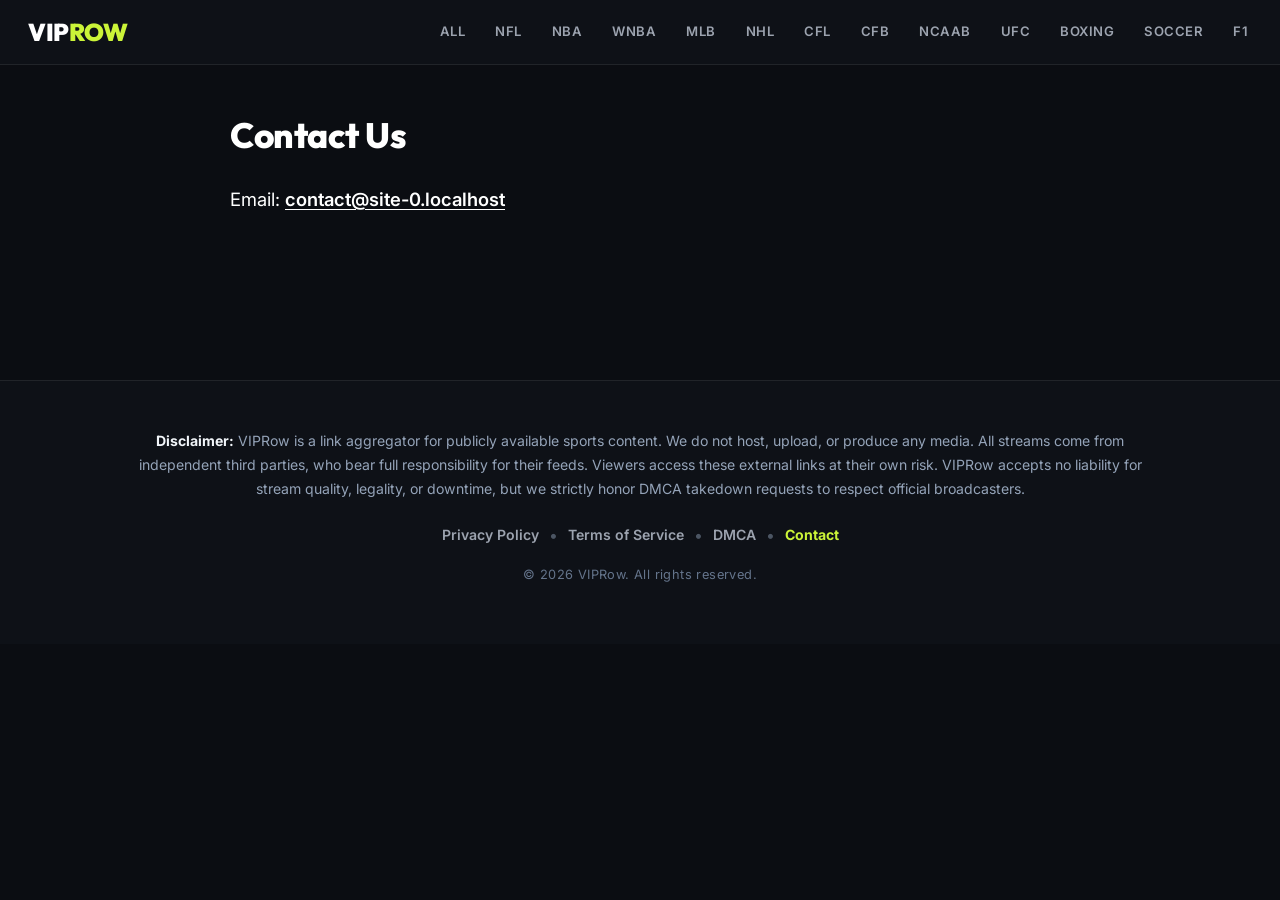
<file: contact.html>
<!DOCTYPE html>
<html lang="en">

<head>
  <!-- Clean URL Enforcement -->
  <script>
    if (window.location.pathname.endsWith('.html')) {
      var clean = window.location.pathname.replace(/\.html$/, '') + window.location.search + window.location.hash;
      window.history.replaceState(null, '', clean);
    }
  </script>
  <meta charset="UTF-8">
  <meta name="viewport" content="width=device-width, initial-scale=1.0">
  <meta name="description"
    content="Contact VIPRow support. Submit inquiries, report broken streams, business partnerships, and DMCA notices.">
  <meta name="robots" content="index, follow">
  <title>Contact Us - VIPRow</title>

  <!-- Google Fonts: Outfit (Brand & Headings) + Inter (Body & UI) -->
  <link rel="preconnect" href="https://fonts.googleapis.com">
  <link rel="preconnect" href="https://fonts.gstatic.com" crossorigin>
  <link
    href="https://fonts.googleapis.com/css2?family=Inter:wght@400;500;600;700;800&family=Outfit:wght@600;700;800;900&display=swap"
    rel="stylesheet">

  <!-- Primary Theme Stylesheet -->
  <link rel="stylesheet" href="style.css">
</head>

<body>

  <!-- Top Navigation Bar -->
  <header class="site-navbar">
    <div class="navbar-container">

      <!-- Brand Logo -->
      <a href="/" class="brand-logo" id="brandLogo">
        <span class="brand-vip">VIP</span><span class="brand-row">ROW</span>
      </a>

      <!-- Sports Category Navigation Bar -->
      <nav class="sports-nav-wrap" aria-label="Sports Categories">
        <ul class="sports-nav-list" id="sportsNavList">
          <li><a href="/" class="nav-link-btn">ALL</a></li>
          <li><a href="/?sport=NFL" class="nav-link-btn">NFL</a></li>
          <li><a href="/?sport=NBA" class="nav-link-btn">NBA</a></li>
          <li><a href="/?sport=WNBA" class="nav-link-btn">WNBA</a></li>
          <li><a href="/?sport=MLB" class="nav-link-btn">MLB</a></li>
          <li><a href="/?sport=NHL" class="nav-link-btn">NHL</a></li>
          <li><a href="/?sport=CFL" class="nav-link-btn">CFL</a></li>
          <li><a href="/?sport=CFB" class="nav-link-btn">CFB</a></li>
          <li><a href="/?sport=NCAAB" class="nav-link-btn">NCAAB</a></li>
          <li><a href="/?sport=UFC" class="nav-link-btn">UFC</a></li>
          <li><a href="/?sport=BOXING" class="nav-link-btn">BOXING</a></li>
          <li><a href="/?sport=SOCCER" class="nav-link-btn">SOCCER</a></li>
          <li><a href="/?sport=F1" class="nav-link-btn">F1</a></li>
        </ul>
      </nav>

      <!-- Mobile Menu Toggle Button -->
      <button type="button" class="mobile-menu-toggle" id="mobileMenuToggle" aria-label="Browse sports categories"
        aria-expanded="false">
        <span class="hamburger-bars" aria-hidden="true">
          <span></span>
          <span></span>
          <span></span>
        </span>
        <span class="toggle-text">SPORTS</span>
      </button>

    </div>

    <!-- Mobile Navigation Drawer Overlay -->
    <div class="mobile-nav-drawer" id="mobileNavDrawer" aria-hidden="true">
      <div class="mobile-drawer-backdrop" id="mobileDrawerBackdrop"></div>
      <div class="mobile-drawer-content">
        <div class="mobile-drawer-header">
          <div class="mobile-drawer-title">⚡ Browse All Sports</div>
          <button type="button" class="mobile-drawer-close" id="mobileDrawerClose"
            aria-label="Close sports menu">✕</button>
        </div>
        <div class="mobile-sports-grid" id="mobileSportsGrid">
          <a href="/" class="mobile-sport-chip"><span class="chip-icon">🏆</span><span class="chip-label">ALL</span></a>
          <a href="/?sport=NFL" class="mobile-sport-chip"><span class="chip-icon">🏈</span><span
              class="chip-label">NFL</span></a>
          <a href="/?sport=NBA" class="mobile-sport-chip"><span class="chip-icon">🏀</span><span
              class="chip-label">NBA</span></a>
          <a href="/?sport=WNBA" class="mobile-sport-chip"><span class="chip-icon">🏀</span><span
              class="chip-label">WNBA</span></a>
          <a href="/?sport=MLB" class="mobile-sport-chip"><span class="chip-icon">⚾</span><span
              class="chip-label">MLB</span></a>
          <a href="/?sport=NHL" class="mobile-sport-chip"><span class="chip-icon">🏒</span><span
              class="chip-label">NHL</span></a>
          <a href="/?sport=CFL" class="mobile-sport-chip"><span class="chip-icon">🏈</span><span
              class="chip-label">CFL</span></a>
          <a href="/?sport=CFB" class="mobile-sport-chip"><span class="chip-icon">🏈</span><span
              class="chip-label">CFB</span></a>
          <a href="/?sport=NCAAB" class="mobile-sport-chip"><span class="chip-icon">🏀</span><span
              class="chip-label">NCAAB</span></a>
          <a href="/?sport=UFC" class="mobile-sport-chip"><span class="chip-icon">🥊</span><span
              class="chip-label">UFC</span></a>
          <a href="/?sport=BOXING" class="mobile-sport-chip"><span class="chip-icon">🥊</span><span
              class="chip-label">BOXING</span></a>
          <a href="/?sport=SOCCER" class="mobile-sport-chip"><span class="chip-icon">⚽</span><span
              class="chip-label">SOCCER</span></a>
          <a href="/?sport=F1" class="mobile-sport-chip"><span class="chip-icon">🏎️</span><span
              class="chip-label">F1</span></a>
        </div>
      </div>
    </div>
  </header>

  <!-- Main Content Area -->
  <main class="legal-page-wrapper">
    <h1 class="legal-title">Contact Us</h1>
    <div class="contact-simple-wrap">
      <p>Email: <a href="#" id="contactEmailLink">contact@<span
            class="active-site-host"></span></a></p>
    </div>
  </main>

  <!-- Site Footer (Exact Match to Reference Design) -->
  <footer class="site-footer" role="contentinfo">
    <div class="footer-container">
      <p class="footer-disclaimer">
        <strong>Disclaimer:</strong> VIPRow is a link aggregator for publicly available sports content. We do not
        host, upload, or produce any media. All streams come from independent third parties, who bear full
        responsibility for their feeds. Viewers access these external links at their own risk. VIPRow accepts no
        liability for stream quality, legality, or downtime, but we strictly honor DMCA takedown requests to respect
        official broadcasters.
      </p>

      <nav class="footer-links-nav" aria-label="Footer Policies and Contact">
        <a href="/privacy-policy" class="footer-nav-link">Privacy Policy</a>
        <span class="footer-link-dot">•</span>
        <a href="/terms-of-service" class="footer-nav-link">Terms of Service</a>
        <span class="footer-link-dot">•</span>
        <a href="/dmca" class="footer-nav-link">DMCA</a>
        <span class="footer-link-dot">•</span>
        <a href="/contact" class="footer-nav-link"
          style="color:var(--accent-lime, #cbf438);font-weight:700;">Contact</a>
      </nav>

      <div class="footer-copyright">
        &copy; 2026 VIPRow. All rights reserved.
      </div>
    </div>
  </footer>

  <script>

    // Mobile Menu Drawer Handler
    (function () {
      const toggleBtn = document.getElementById('mobileMenuToggle');
      const drawer = document.getElementById('mobileNavDrawer');
      const backdrop = document.getElementById('mobileDrawerBackdrop');
      const closeBtn = document.getElementById('mobileDrawerClose');

      if (!toggleBtn || !drawer) return;

      function openDrawer() {
        toggleBtn.classList.add('active');
        drawer.classList.add('open');
        document.body.style.overflow = 'hidden';
      }

      function closeDrawer() {
        toggleBtn.classList.remove('active');
        drawer.classList.remove('open');
        document.body.style.overflow = '';
      }

      toggleBtn.addEventListener('click', () => {
        if (drawer.classList.contains('open')) closeDrawer();
        else openDrawer();
      });

      if (closeBtn) closeBtn.addEventListener('click', closeDrawer);
      if (backdrop) backdrop.addEventListener('click', closeDrawer);
      document.addEventListener('keydown', (e) => {
        if (e.key === 'Escape' && drawer.classList.contains('open')) closeDrawer();
      });
    })();
  </script>

  <style>
    @keyframes spin {
      100% {
        transform: rotate(360deg);
      }
    }
  </style>

  <!-- Active Site Host Hydration -->
  <script>
    (function () {
      if (window.location.hostname) {
        var host = window.location.hostname;
        document.querySelectorAll('.active-site-host').forEach(function (el) {
          el.textContent = host;
        });
        var emailLink = document.getElementById('contactEmailLink');
        if (emailLink) {
          emailLink.href = 'mailto:contact@' + host;
        }
      }
    })();
  </script>

</body>

</html>
</file>
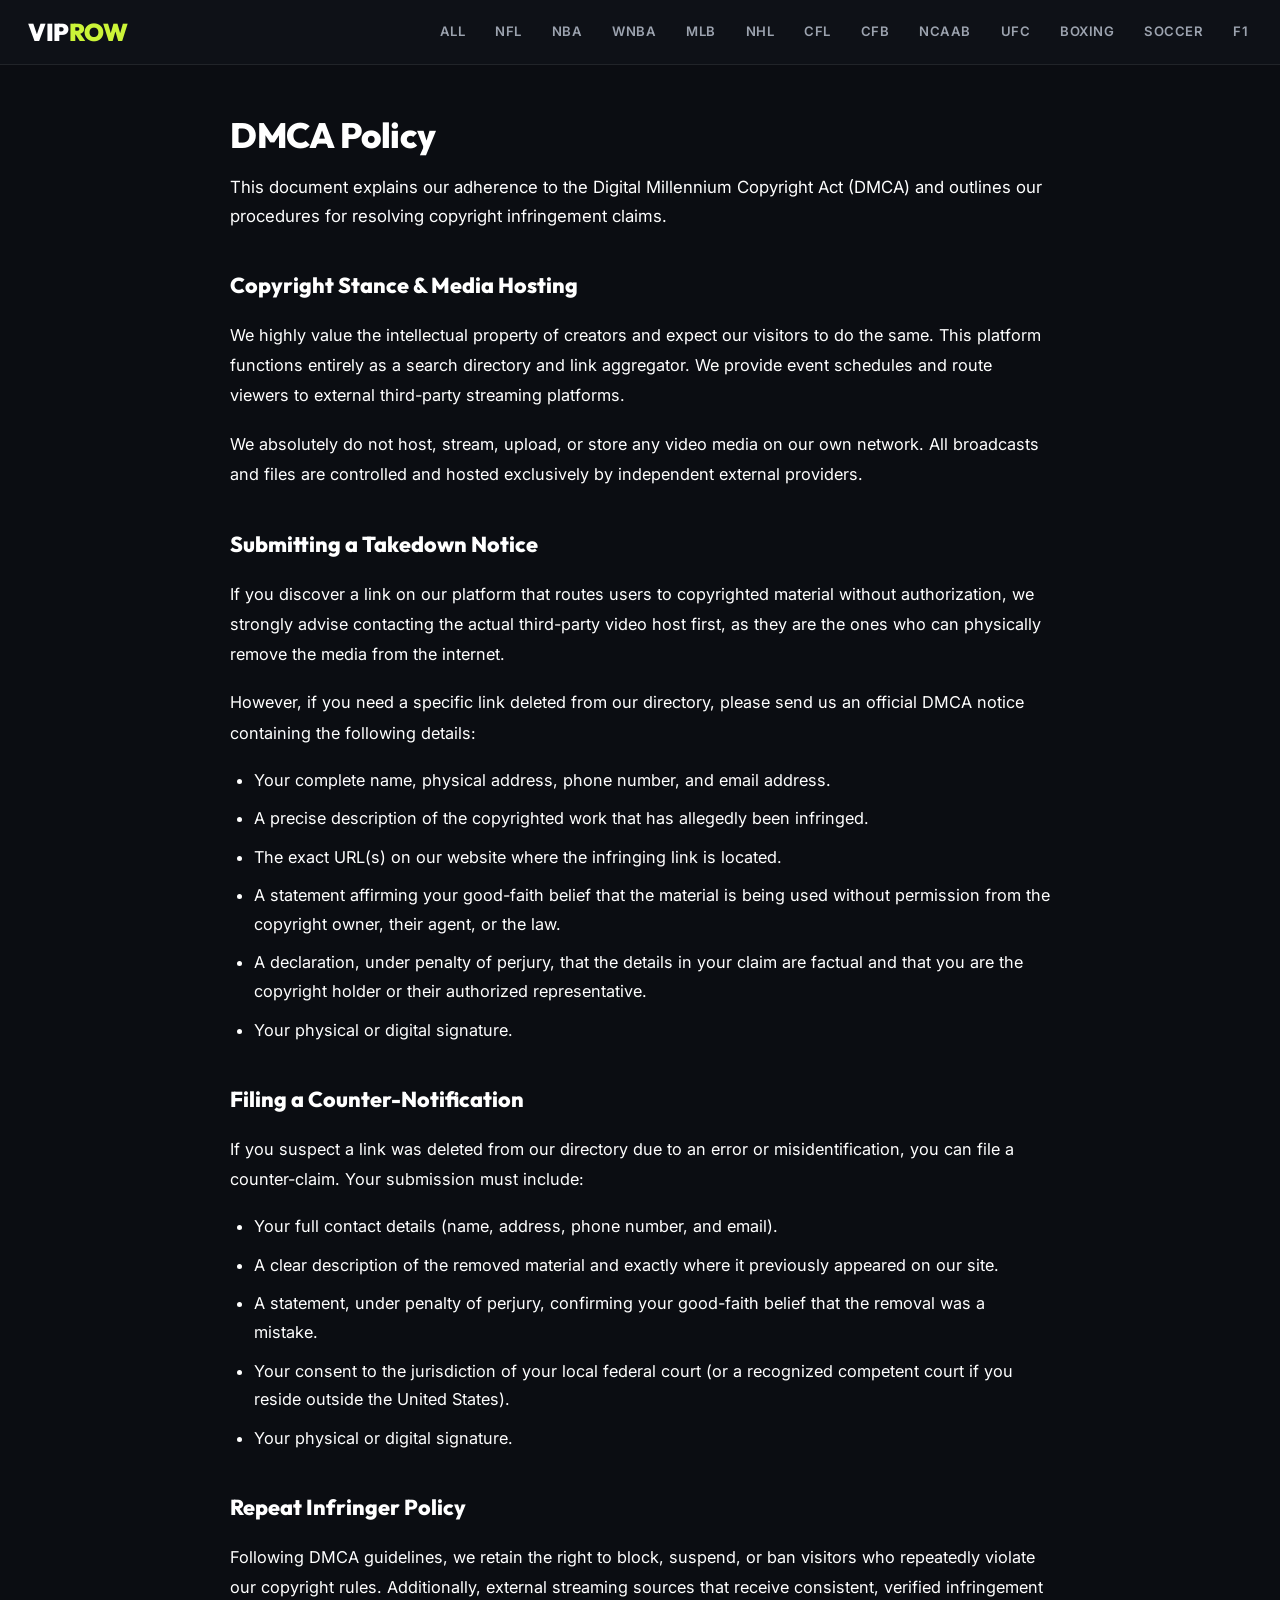
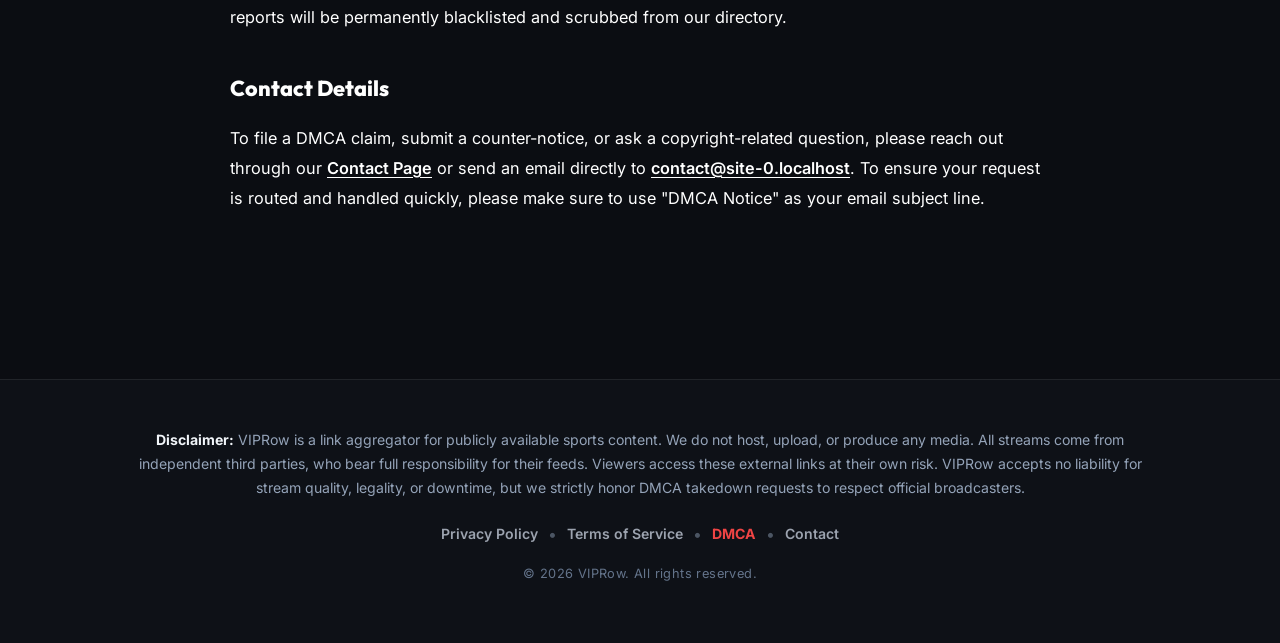
<file: dmca.html>
<!DOCTYPE html>
<html lang="en">

<head>
  <!-- Clean URL Enforcement -->
  <script>
    if (window.location.pathname.endsWith('.html')) {
      var clean = window.location.pathname.replace(/\.html$/, '') + window.location.search + window.location.hash;
      window.history.replaceState(null, '', clean);
    }
  </script>
  <meta charset="UTF-8">
  <meta name="viewport" content="width=device-width, initial-scale=1.0">
  <meta name="description" content="DMCA Takedown and Copyright Notice Policy for VIPRow. Learn about our compliance under 17 U.S.C. § 512 and instructions for filing copyright notices.">
  <meta name="robots" content="index, follow">
  <title>DMCA Policy - VIPRow</title>

  <!-- Google Fonts: Outfit (Brand & Headings) + Inter (Body & UI) -->
  <link rel="preconnect" href="https://fonts.googleapis.com">
  <link rel="preconnect" href="https://fonts.gstatic.com" crossorigin>
  <link href="https://fonts.googleapis.com/css2?family=Inter:wght@400;500;600;700;800&family=Outfit:wght@600;700;800;900&display=swap" rel="stylesheet">

  <!-- Primary Theme Stylesheet -->
  <link rel="stylesheet" href="style.css">
</head>

<body>

  <!-- Top Navigation Bar -->
  <header class="site-navbar">
    <div class="navbar-container">

      <!-- Brand Logo -->
      <a href="/" class="brand-logo" id="brandLogo">
        <span class="brand-vip">VIP</span><span class="brand-row">ROW</span>
      </a>

      <!-- Sports Category Navigation Bar -->
      <nav class="sports-nav-wrap" aria-label="Sports Categories">
        <ul class="sports-nav-list" id="sportsNavList">
          <li><a href="/" class="nav-link-btn">ALL</a></li>
          <li><a href="/?sport=NFL" class="nav-link-btn">NFL</a></li>
          <li><a href="/?sport=NBA" class="nav-link-btn">NBA</a></li>
          <li><a href="/?sport=WNBA" class="nav-link-btn">WNBA</a></li>
          <li><a href="/?sport=MLB" class="nav-link-btn">MLB</a></li>
          <li><a href="/?sport=NHL" class="nav-link-btn">NHL</a></li>
          <li><a href="/?sport=CFL" class="nav-link-btn">CFL</a></li>
          <li><a href="/?sport=CFB" class="nav-link-btn">CFB</a></li>
          <li><a href="/?sport=NCAAB" class="nav-link-btn">NCAAB</a></li>
          <li><a href="/?sport=UFC" class="nav-link-btn">UFC</a></li>
          <li><a href="/?sport=BOXING" class="nav-link-btn">BOXING</a></li>
          <li><a href="/?sport=SOCCER" class="nav-link-btn">SOCCER</a></li>
          <li><a href="/?sport=F1" class="nav-link-btn">F1</a></li>
        </ul>
      </nav>

      <!-- Mobile Menu Toggle Button -->
      <button type="button" class="mobile-menu-toggle" id="mobileMenuToggle" aria-label="Browse sports categories" aria-expanded="false">
        <span class="hamburger-bars" aria-hidden="true">
          <span></span>
          <span></span>
          <span></span>
        </span>
        <span class="toggle-text">SPORTS</span>
      </button>

    </div>

    <!-- Mobile Navigation Drawer Overlay -->
    <div class="mobile-nav-drawer" id="mobileNavDrawer" aria-hidden="true">
      <div class="mobile-drawer-backdrop" id="mobileDrawerBackdrop"></div>
      <div class="mobile-drawer-content">
        <div class="mobile-drawer-header">
          <div class="mobile-drawer-title">⚡ Browse All Sports</div>
          <button type="button" class="mobile-drawer-close" id="mobileDrawerClose" aria-label="Close sports menu">✕</button>
        </div>
        <div class="mobile-sports-grid" id="mobileSportsGrid">
          <a href="/" class="mobile-sport-chip"><span class="chip-icon">🏆</span><span class="chip-label">ALL</span></a>
          <a href="/?sport=NFL" class="mobile-sport-chip"><span class="chip-icon">🏈</span><span class="chip-label">NFL</span></a>
          <a href="/?sport=NBA" class="mobile-sport-chip"><span class="chip-icon">🏀</span><span class="chip-label">NBA</span></a>
          <a href="/?sport=WNBA" class="mobile-sport-chip"><span class="chip-icon">🏀</span><span class="chip-label">WNBA</span></a>
          <a href="/?sport=MLB" class="mobile-sport-chip"><span class="chip-icon">⚾</span><span class="chip-label">MLB</span></a>
          <a href="/?sport=NHL" class="mobile-sport-chip"><span class="chip-icon">🏒</span><span class="chip-label">NHL</span></a>
          <a href="/?sport=CFL" class="mobile-sport-chip"><span class="chip-icon">🏈</span><span class="chip-label">CFL</span></a>
          <a href="/?sport=CFB" class="mobile-sport-chip"><span class="chip-icon">🏈</span><span class="chip-label">CFB</span></a>
          <a href="/?sport=NCAAB" class="mobile-sport-chip"><span class="chip-icon">🏀</span><span class="chip-label">NCAAB</span></a>
          <a href="/?sport=UFC" class="mobile-sport-chip"><span class="chip-icon">🥊</span><span class="chip-label">UFC</span></a>
          <a href="/?sport=BOXING" class="mobile-sport-chip"><span class="chip-icon">🥊</span><span class="chip-label">BOXING</span></a>
          <a href="/?sport=SOCCER" class="mobile-sport-chip"><span class="chip-icon">⚽</span><span class="chip-label">SOCCER</span></a>
          <a href="/?sport=F1" class="mobile-sport-chip"><span class="chip-icon">🏎️</span><span class="chip-label">F1</span></a>
        </div>
      </div>
    </div>
  </header>

  <!-- DMCA Main Content Area -->
  <main class="legal-page-wrapper">
    <h1 class="legal-title">DMCA Policy</h1>
    <p class="legal-subtitle">This document explains our adherence to the Digital Millennium Copyright Act (DMCA) and outlines our procedures for resolving copyright infringement claims.</p>

    <div class="legal-body">
      <h2>Copyright Stance &amp; Media Hosting</h2>
      <p>We highly value the intellectual property of creators and expect our visitors to do the same. This platform functions entirely as a search directory and link aggregator. We provide event schedules and route viewers to external third-party streaming platforms.</p>
      <p>We absolutely do not host, stream, upload, or store any video media on our own network. All broadcasts and files are controlled and hosted exclusively by independent external providers.</p>

      <h2>Submitting a Takedown Notice</h2>
      <p>If you discover a link on our platform that routes users to copyrighted material without authorization, we strongly advise contacting the actual third-party video host first, as they are the ones who can physically remove the media from the internet.</p>
      <p>However, if you need a specific link deleted from our directory, please send us an official DMCA notice containing the following details:</p>
      <ul>
        <li>Your complete name, physical address, phone number, and email address.</li>
        <li>A precise description of the copyrighted work that has allegedly been infringed.</li>
        <li>The exact URL(s) on our website where the infringing link is located.</li>
        <li>A statement affirming your good-faith belief that the material is being used without permission from the copyright owner, their agent, or the law.</li>
        <li>A declaration, under penalty of perjury, that the details in your claim are factual and that you are the copyright holder or their authorized representative.</li>
        <li>Your physical or digital signature.</li>
      </ul>

      <h2>Filing a Counter-Notification</h2>
      <p>If you suspect a link was deleted from our directory due to an error or misidentification, you can file a counter-claim. Your submission must include:</p>
      <ul>
        <li>Your full contact details (name, address, phone number, and email).</li>
        <li>A clear description of the removed material and exactly where it previously appeared on our site.</li>
        <li>A statement, under penalty of perjury, confirming your good-faith belief that the removal was a mistake.</li>
        <li>Your consent to the jurisdiction of your local federal court (or a recognized competent court if you reside outside the United States).</li>
        <li>Your physical or digital signature.</li>
      </ul>

      <h2>Repeat Infringer Policy</h2>
      <p>Following DMCA guidelines, we retain the right to block, suspend, or ban visitors who repeatedly violate our copyright rules. Additionally, external streaming sources that receive consistent, verified infringement reports will be permanently blacklisted and scrubbed from our directory.</p>

      <h2>Contact Details</h2>
      <p>To file a DMCA claim, submit a counter-notice, or ask a copyright-related question, please reach out through our <a href="/contact">Contact Page</a> or send an email directly to <a href="#" id="contactEmailLink">contact@<span class="active-site-host"></span></a>. To ensure your request is routed and handled quickly, please make sure to use "DMCA Notice" as your email subject line.</p>
    </div>
  </main>

  <!-- Site Footer (Exact Match to Reference Design) -->
  <footer class="site-footer" role="contentinfo">
    <div class="footer-container">
      <p class="footer-disclaimer">
        <strong>Disclaimer:</strong> VIPRow is a link aggregator for publicly available sports content. We do not host, upload, or produce any media. All streams come from independent third parties, who bear full responsibility for their feeds. Viewers access these external links at their own risk. VIPRow accepts no liability for stream quality, legality, or downtime, but we strictly honor DMCA takedown requests to respect official broadcasters.
      </p>

      <nav class="footer-links-nav" aria-label="Footer Policies and Contact">
        <a href="/privacy-policy" class="footer-nav-link">Privacy Policy</a>
        <span class="footer-link-dot">•</span>
        <a href="/terms-of-service" class="footer-nav-link">Terms of Service</a>
        <span class="footer-link-dot">•</span>
        <a href="/dmca" class="footer-nav-link" style="color:#ef4444;font-weight:700;">DMCA</a>
        <span class="footer-link-dot">•</span>
        <a href="/contact" class="footer-nav-link">Contact</a>
      </nav>

      <div class="footer-copyright">
        &copy; 2026 VIPRow. All rights reserved.
      </div>
    </div>
  </footer>

  <script>
    // Mobile Menu Drawer Handler
    (function () {
      const toggleBtn = document.getElementById('mobileMenuToggle');
      const drawer = document.getElementById('mobileNavDrawer');
      const backdrop = document.getElementById('mobileDrawerBackdrop');
      const closeBtn = document.getElementById('mobileDrawerClose');

      if (!toggleBtn || !drawer) return;

      function openDrawer() {
        toggleBtn.classList.add('active');
        drawer.classList.add('open');
        document.body.style.overflow = 'hidden';
      }

      function closeDrawer() {
        toggleBtn.classList.remove('active');
        drawer.classList.remove('open');
        document.body.style.overflow = '';
      }

      toggleBtn.addEventListener('click', () => {
        if (drawer.classList.contains('open')) closeDrawer();
        else openDrawer();
      });

      if (closeBtn) closeBtn.addEventListener('click', closeDrawer);
      if (backdrop) backdrop.addEventListener('click', closeDrawer);
      document.addEventListener('keydown', (e) => {
        if (e.key === 'Escape' && drawer.classList.contains('open')) closeDrawer();
      });
    })();
  </script>

  <!-- Active Site Host Hydration -->
  <script>
    (function () {
      if (window.location.hostname) {
        var host = window.location.hostname;
        document.querySelectorAll('.active-site-host').forEach(function (el) {
          el.textContent = host;
        });
        var emailLink = document.getElementById('contactEmailLink');
        if (emailLink) {
          emailLink.href = 'mailto:contact@' + host;
        }
      }
    })();
  </script>

</body>
</html>
</file>
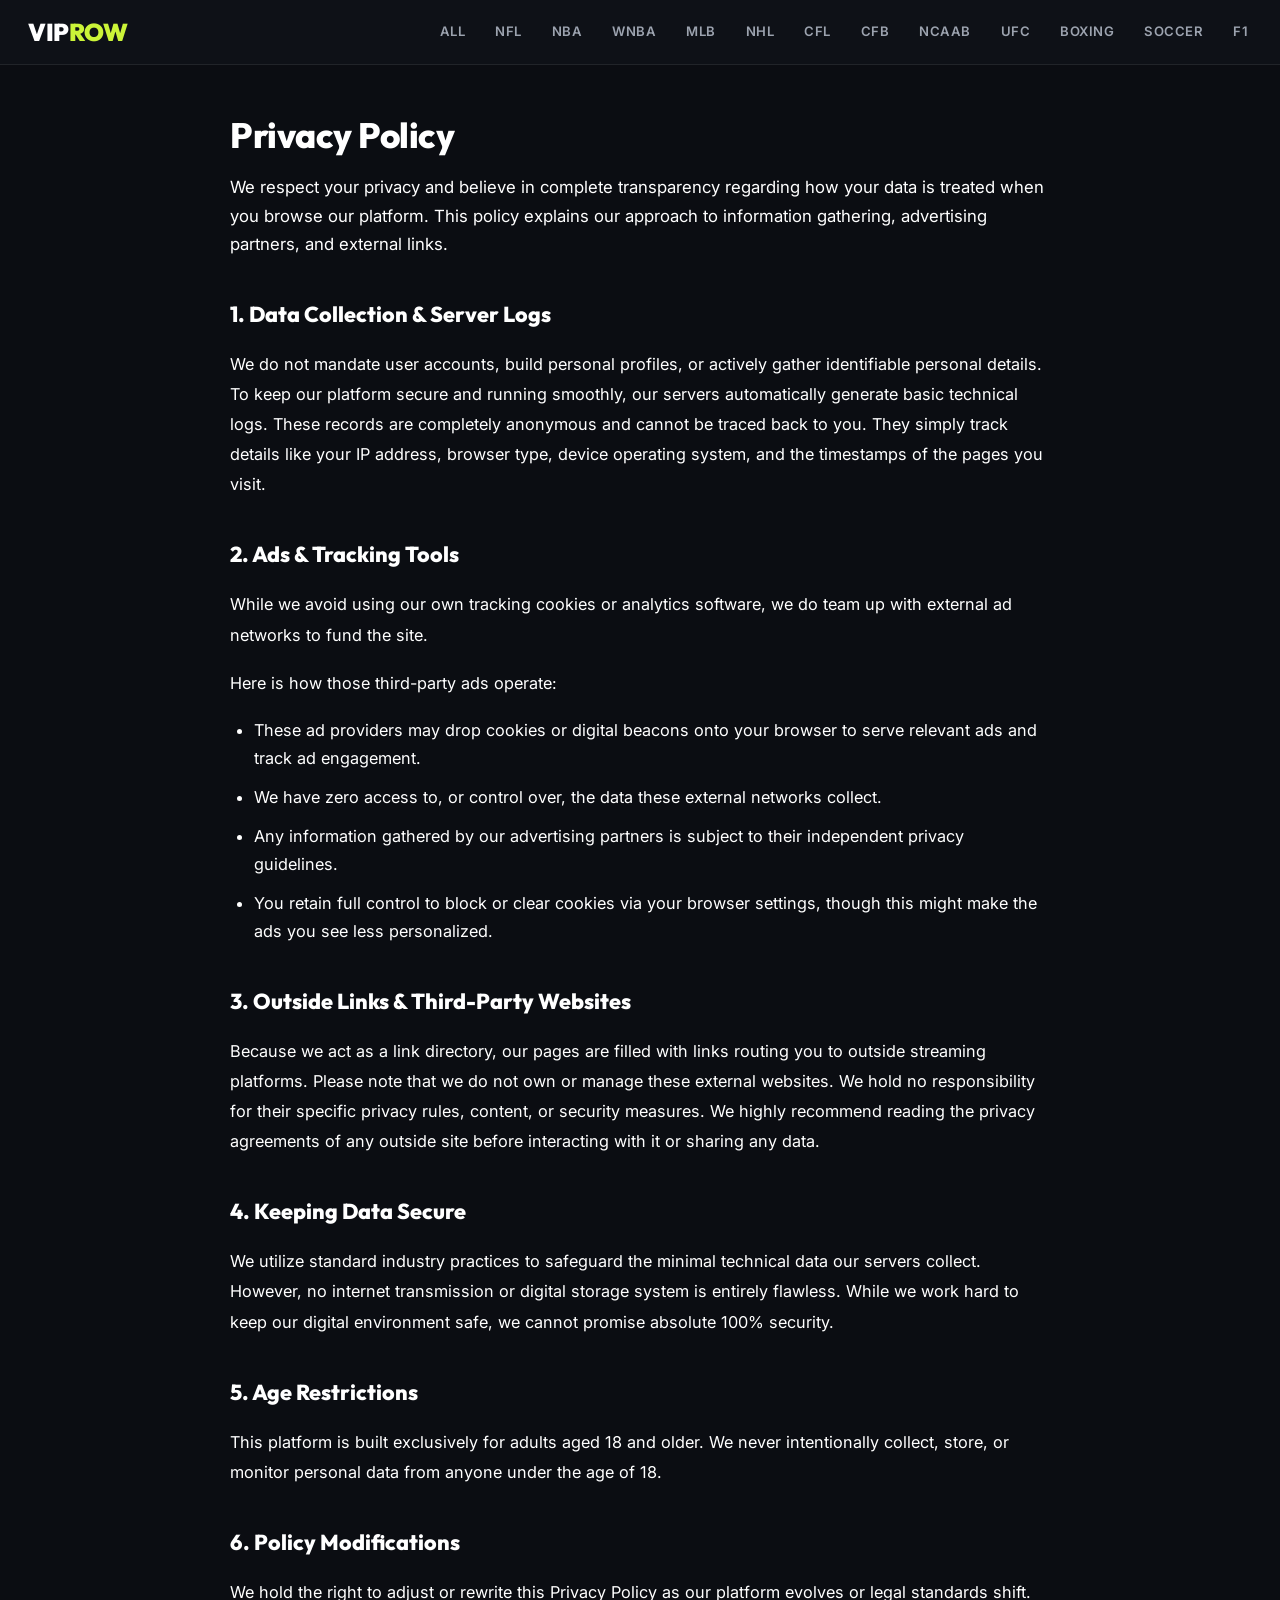
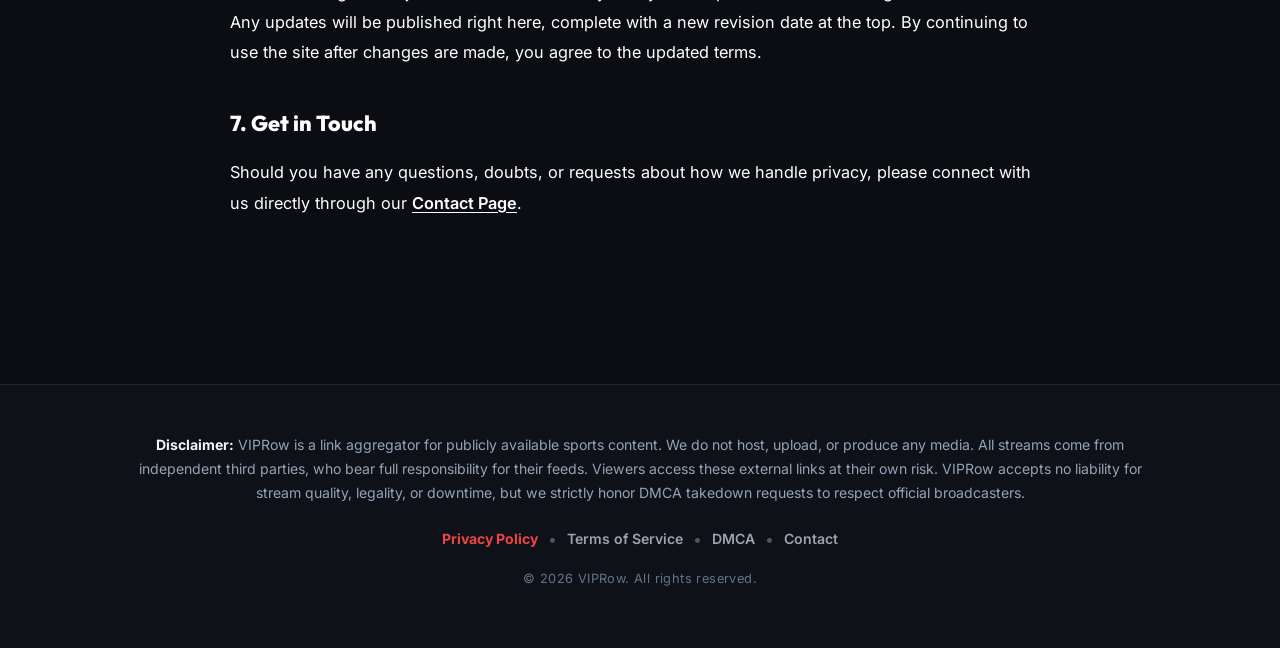
<file: privacy-policy.html>
<!DOCTYPE html>
<html lang="en">

<head>
  <!-- Clean URL Enforcement -->
  <script>
    if (window.location.pathname.endsWith('.html')) {
      var clean = window.location.pathname.replace(/\.html$/, '') + window.location.search + window.location.hash;
      window.history.replaceState(null, '', clean);
    }
  </script>
  <meta charset="UTF-8">
  <meta name="viewport" content="width=device-width, initial-scale=1.0">
  <meta name="description" content="Privacy Policy for VIPRow. Learn about our commitment to user privacy, anonymous browsing, cookies, and data protection practices.">
  <meta name="robots" content="index, follow">
  <title>Privacy Policy - VIPRow</title>

  <!-- Google Fonts: Outfit (Brand & Headings) + Inter (Body & UI) -->
  <link rel="preconnect" href="https://fonts.googleapis.com">
  <link rel="preconnect" href="https://fonts.gstatic.com" crossorigin>
  <link href="https://fonts.googleapis.com/css2?family=Inter:wght@400;500;600;700;800&family=Outfit:wght@600;700;800;900&display=swap" rel="stylesheet">

  <!-- Primary Theme Stylesheet -->
  <link rel="stylesheet" href="style.css">
</head>

<body>

  <!-- Top Navigation Bar -->
  <header class="site-navbar">
    <div class="navbar-container">

      <!-- Brand Logo -->
      <a href="/" class="brand-logo" id="brandLogo">
        <span class="brand-vip">VIP</span><span class="brand-row">ROW</span>
      </a>

      <!-- Sports Category Navigation Bar -->
      <nav class="sports-nav-wrap" aria-label="Sports Categories">
        <ul class="sports-nav-list" id="sportsNavList">
          <li><a href="/" class="nav-link-btn">ALL</a></li>
          <li><a href="/?sport=NFL" class="nav-link-btn">NFL</a></li>
          <li><a href="/?sport=NBA" class="nav-link-btn">NBA</a></li>
          <li><a href="/?sport=WNBA" class="nav-link-btn">WNBA</a></li>
          <li><a href="/?sport=MLB" class="nav-link-btn">MLB</a></li>
          <li><a href="/?sport=NHL" class="nav-link-btn">NHL</a></li>
          <li><a href="/?sport=CFL" class="nav-link-btn">CFL</a></li>
          <li><a href="/?sport=CFB" class="nav-link-btn">CFB</a></li>
          <li><a href="/?sport=NCAAB" class="nav-link-btn">NCAAB</a></li>
          <li><a href="/?sport=UFC" class="nav-link-btn">UFC</a></li>
          <li><a href="/?sport=BOXING" class="nav-link-btn">BOXING</a></li>
          <li><a href="/?sport=SOCCER" class="nav-link-btn">SOCCER</a></li>
          <li><a href="/?sport=F1" class="nav-link-btn">F1</a></li>
        </ul>
      </nav>

      <!-- Mobile Menu Toggle Button -->
      <button type="button" class="mobile-menu-toggle" id="mobileMenuToggle" aria-label="Browse sports categories" aria-expanded="false">
        <span class="hamburger-bars" aria-hidden="true">
          <span></span>
          <span></span>
          <span></span>
        </span>
        <span class="toggle-text">SPORTS</span>
      </button>

    </div>

    <!-- Mobile Navigation Drawer Overlay -->
    <div class="mobile-nav-drawer" id="mobileNavDrawer" aria-hidden="true">
      <div class="mobile-drawer-backdrop" id="mobileDrawerBackdrop"></div>
      <div class="mobile-drawer-content">
        <div class="mobile-drawer-header">
          <div class="mobile-drawer-title">⚡ Browse All Sports</div>
          <button type="button" class="mobile-drawer-close" id="mobileDrawerClose" aria-label="Close sports menu">✕</button>
        </div>
        <div class="mobile-sports-grid" id="mobileSportsGrid">
          <a href="/" class="mobile-sport-chip"><span class="chip-icon">🏆</span><span class="chip-label">ALL</span></a>
          <a href="/?sport=NFL" class="mobile-sport-chip"><span class="chip-icon">🏈</span><span class="chip-label">NFL</span></a>
          <a href="/?sport=NBA" class="mobile-sport-chip"><span class="chip-icon">🏀</span><span class="chip-label">NBA</span></a>
          <a href="/?sport=WNBA" class="mobile-sport-chip"><span class="chip-icon">🏀</span><span class="chip-label">WNBA</span></a>
          <a href="/?sport=MLB" class="mobile-sport-chip"><span class="chip-icon">⚾</span><span class="chip-label">MLB</span></a>
          <a href="/?sport=NHL" class="mobile-sport-chip"><span class="chip-icon">🏒</span><span class="chip-label">NHL</span></a>
          <a href="/?sport=CFL" class="mobile-sport-chip"><span class="chip-icon">🏈</span><span class="chip-label">CFL</span></a>
          <a href="/?sport=CFB" class="mobile-sport-chip"><span class="chip-icon">🏈</span><span class="chip-label">CFB</span></a>
          <a href="/?sport=NCAAB" class="mobile-sport-chip"><span class="chip-icon">🏀</span><span class="chip-label">NCAAB</span></a>
          <a href="/?sport=UFC" class="mobile-sport-chip"><span class="chip-icon">🥊</span><span class="chip-label">UFC</span></a>
          <a href="/?sport=BOXING" class="mobile-sport-chip"><span class="chip-icon">🥊</span><span class="chip-label">BOXING</span></a>
          <a href="/?sport=SOCCER" class="mobile-sport-chip"><span class="chip-icon">⚽</span><span class="chip-label">SOCCER</span></a>
          <a href="/?sport=F1" class="mobile-sport-chip"><span class="chip-icon">🏎️</span><span class="chip-label">F1</span></a>
        </div>
      </div>
    </div>
  </header>

  <!-- Privacy Policy Main Content Area -->
  <main class="legal-page-wrapper">
    <h1 class="legal-title">Privacy Policy</h1>
    <p class="legal-subtitle">We respect your privacy and believe in complete transparency regarding how your data is treated when you browse our platform. This policy explains our approach to information gathering, advertising partners, and external links.</p>

    <div class="legal-body">
      <h2>1. Data Collection &amp; Server Logs</h2>
      <p>We do not mandate user accounts, build personal profiles, or actively gather identifiable personal details. To keep our platform secure and running smoothly, our servers automatically generate basic technical logs. These records are completely anonymous and cannot be traced back to you. They simply track details like your IP address, browser type, device operating system, and the timestamps of the pages you visit.</p>

      <h2>2. Ads &amp; Tracking Tools</h2>
      <p>While we avoid using our own tracking cookies or analytics software, we do team up with external ad networks to fund the site.</p>
      <p>Here is how those third-party ads operate:</p>
      <ul>
        <li>These ad providers may drop cookies or digital beacons onto your browser to serve relevant ads and track ad engagement.</li>
        <li>We have zero access to, or control over, the data these external networks collect.</li>
        <li>Any information gathered by our advertising partners is subject to their independent privacy guidelines.</li>
        <li>You retain full control to block or clear cookies via your browser settings, though this might make the ads you see less personalized.</li>
      </ul>

      <h2>3. Outside Links &amp; Third-Party Websites</h2>
      <p>Because we act as a link directory, our pages are filled with links routing you to outside streaming platforms. Please note that we do not own or manage these external websites. We hold no responsibility for their specific privacy rules, content, or security measures. We highly recommend reading the privacy agreements of any outside site before interacting with it or sharing any data.</p>

      <h2>4. Keeping Data Secure</h2>
      <p>We utilize standard industry practices to safeguard the minimal technical data our servers collect. However, no internet transmission or digital storage system is entirely flawless. While we work hard to keep our digital environment safe, we cannot promise absolute 100% security.</p>

      <h2>5. Age Restrictions</h2>
      <p>This platform is built exclusively for adults aged 18 and older. We never intentionally collect, store, or monitor personal data from anyone under the age of 18.</p>

      <h2>6. Policy Modifications</h2>
      <p>We hold the right to adjust or rewrite this Privacy Policy as our platform evolves or legal standards shift. Any updates will be published right here, complete with a new revision date at the top. By continuing to use the site after changes are made, you agree to the updated terms.</p>

      <h2>7. Get in Touch</h2>
      <p>Should you have any questions, doubts, or requests about how we handle privacy, please connect with us directly through our <a href="/contact">Contact Page</a>.</p>
    </div>
  </main>

  <!-- Site Footer (Exact Match to Reference Design) -->
  <footer class="site-footer" role="contentinfo">
    <div class="footer-container">
      <p class="footer-disclaimer">
        <strong>Disclaimer:</strong> VIPRow is a link aggregator for publicly available sports content. We do not host, upload, or produce any media. All streams come from independent third parties, who bear full responsibility for their feeds. Viewers access these external links at their own risk. VIPRow accepts no liability for stream quality, legality, or downtime, but we strictly honor DMCA takedown requests to respect official broadcasters.
      </p>

      <nav class="footer-links-nav" aria-label="Footer Policies and Contact">
        <a href="/privacy-policy" class="footer-nav-link" style="color:#ef4444;font-weight:700;">Privacy Policy</a>
        <span class="footer-link-dot">•</span>
        <a href="/terms-of-service" class="footer-nav-link">Terms of Service</a>
        <span class="footer-link-dot">•</span>
        <a href="/dmca" class="footer-nav-link">DMCA</a>
        <span class="footer-link-dot">•</span>
        <a href="/contact" class="footer-nav-link">Contact</a>
      </nav>

      <div class="footer-copyright">
        &copy; 2026 VIPRow. All rights reserved.
      </div>
    </div>
  </footer>

  <script>
    // Mobile Menu Drawer Handler
    (function () {
      const toggleBtn = document.getElementById('mobileMenuToggle');
      const drawer = document.getElementById('mobileNavDrawer');
      const backdrop = document.getElementById('mobileDrawerBackdrop');
      const closeBtn = document.getElementById('mobileDrawerClose');

      if (!toggleBtn || !drawer) return;

      function openDrawer() {
        toggleBtn.classList.add('active');
        drawer.classList.add('open');
        document.body.style.overflow = 'hidden';
      }

      function closeDrawer() {
        toggleBtn.classList.remove('active');
        drawer.classList.remove('open');
        document.body.style.overflow = '';
      }

      toggleBtn.addEventListener('click', () => {
        if (drawer.classList.contains('open')) closeDrawer();
        else openDrawer();
      });

      if (closeBtn) closeBtn.addEventListener('click', closeDrawer);
      if (backdrop) backdrop.addEventListener('click', closeDrawer);
      document.addEventListener('keydown', (e) => {
        if (e.key === 'Escape' && drawer.classList.contains('open')) closeDrawer();
      });
    })();
  </script>

  <!-- Active Site Host Hydration -->
  <script>
    (function () {
      if (window.location.hostname) {
        var host = window.location.hostname;
        document.querySelectorAll('.active-site-host').forEach(function (el) {
          el.textContent = host;
        });
        var emailLink = document.getElementById('contactEmailLink');
        if (emailLink) {
          emailLink.href = 'mailto:contact@' + host;
        }
      }
    })();
  </script>

</body>
</html>
</file>
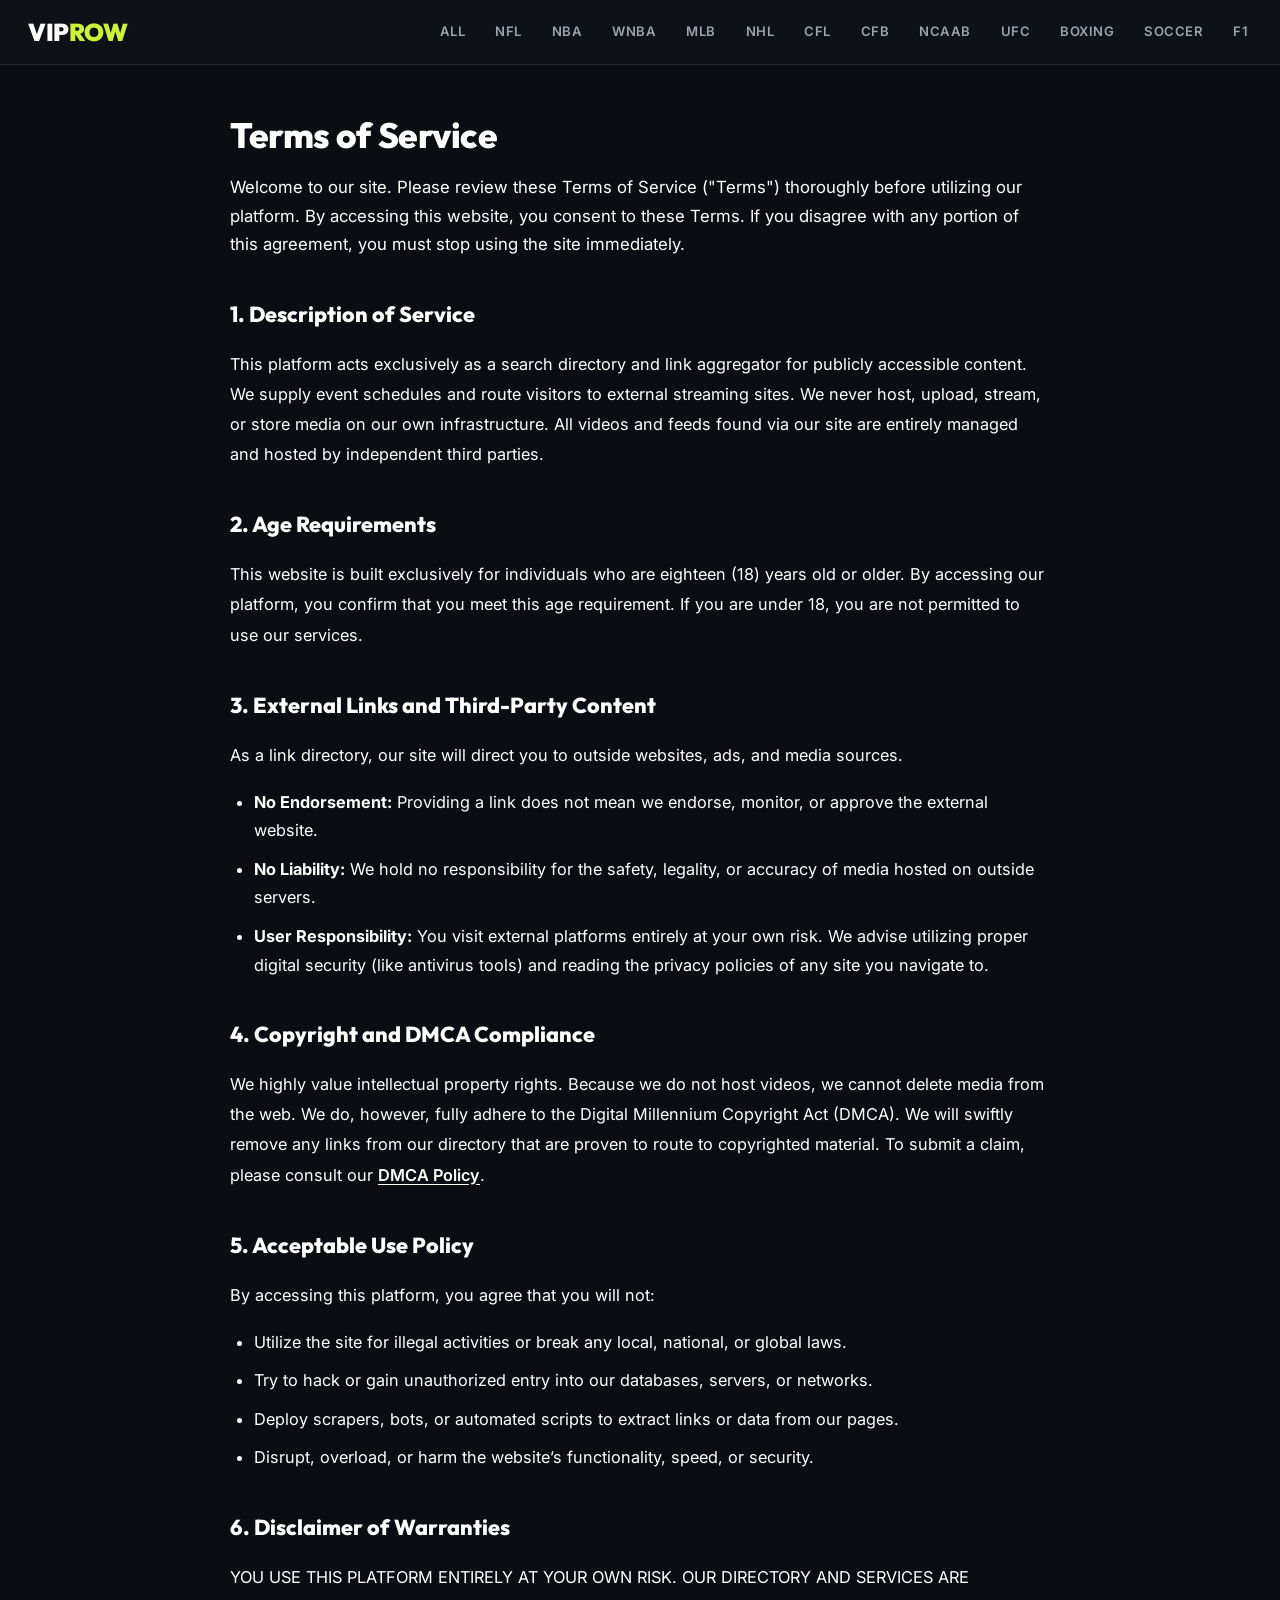
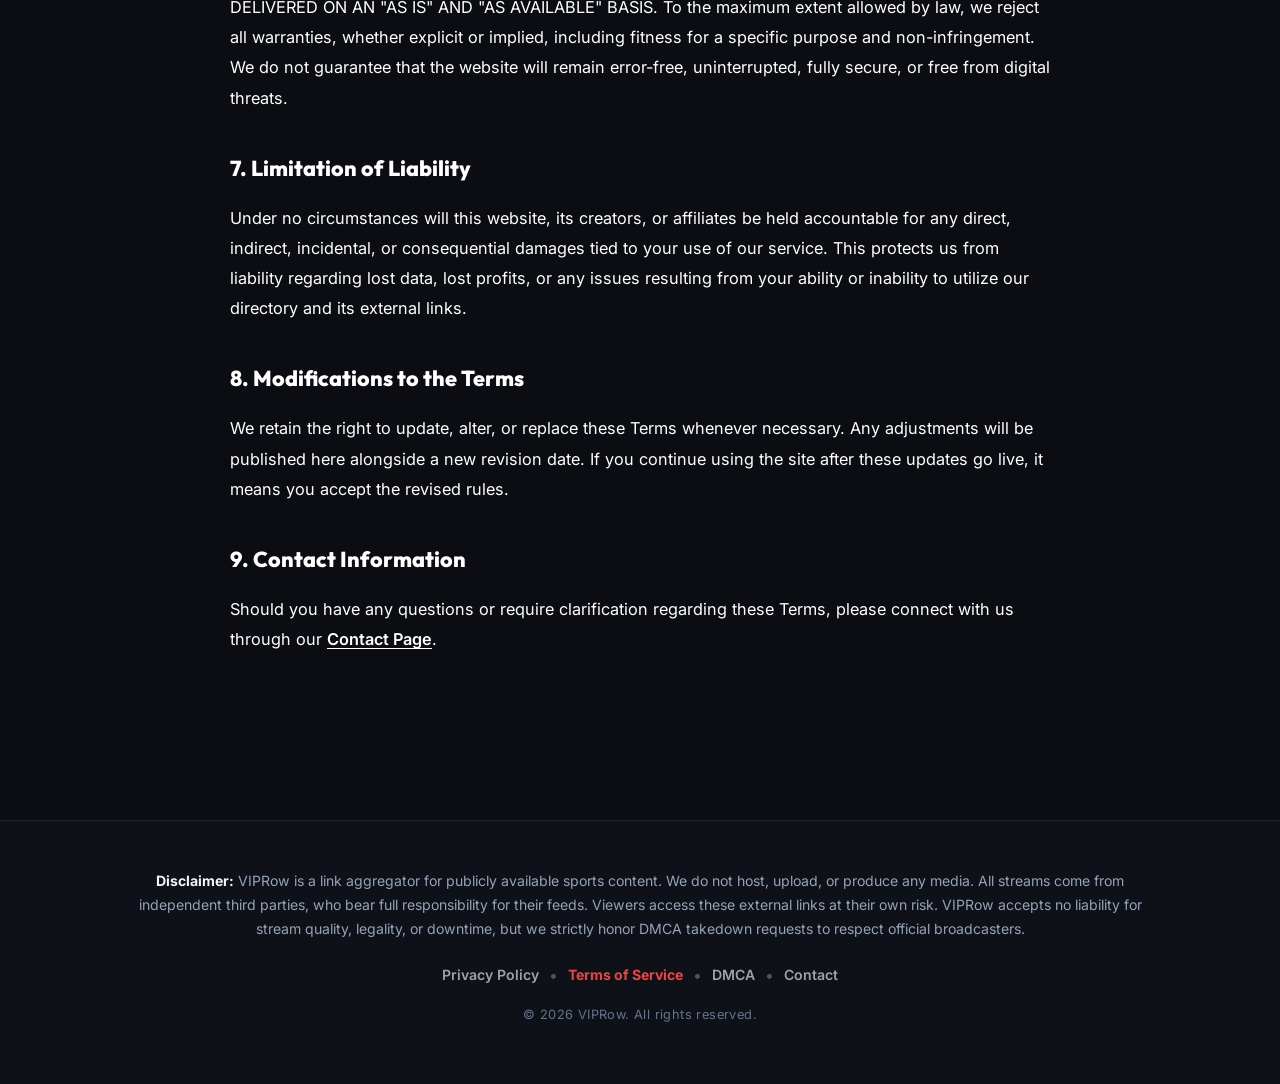
<file: terms-of-service.html>
<!DOCTYPE html>
<html lang="en">

<head>
  <!-- Clean URL Enforcement -->
  <script>
    if (window.location.pathname.endsWith('.html')) {
      var clean = window.location.pathname.replace(/\.html$/, '') + window.location.search + window.location.hash;
      window.history.replaceState(null, '', clean);
    }
  </script>
  <meta charset="UTF-8">
  <meta name="viewport" content="width=device-width, initial-scale=1.0">
  <meta name="description" content="Terms of Service for VIPRow. Read our terms governing platform usage, external links, disclaimers, and user responsibilities.">
  <meta name="robots" content="index, follow">
  <title>Terms of Service - VIPRow</title>

  <!-- Google Fonts: Outfit (Brand & Headings) + Inter (Body & UI) -->
  <link rel="preconnect" href="https://fonts.googleapis.com">
  <link rel="preconnect" href="https://fonts.gstatic.com" crossorigin>
  <link href="https://fonts.googleapis.com/css2?family=Inter:wght@400;500;600;700;800&family=Outfit:wght@600;700;800;900&display=swap" rel="stylesheet">

  <!-- Primary Theme Stylesheet -->
  <link rel="stylesheet" href="style.css">
</head>

<body>

  <!-- Top Navigation Bar -->
  <header class="site-navbar">
    <div class="navbar-container">

      <!-- Brand Logo -->
      <a href="/" class="brand-logo" id="brandLogo">
        <span class="brand-vip">VIP</span><span class="brand-row">ROW</span>
      </a>

      <!-- Sports Category Navigation Bar -->
      <nav class="sports-nav-wrap" aria-label="Sports Categories">
        <ul class="sports-nav-list" id="sportsNavList">
          <li><a href="/" class="nav-link-btn">ALL</a></li>
          <li><a href="/?sport=NFL" class="nav-link-btn">NFL</a></li>
          <li><a href="/?sport=NBA" class="nav-link-btn">NBA</a></li>
          <li><a href="/?sport=WNBA" class="nav-link-btn">WNBA</a></li>
          <li><a href="/?sport=MLB" class="nav-link-btn">MLB</a></li>
          <li><a href="/?sport=NHL" class="nav-link-btn">NHL</a></li>
          <li><a href="/?sport=CFL" class="nav-link-btn">CFL</a></li>
          <li><a href="/?sport=CFB" class="nav-link-btn">CFB</a></li>
          <li><a href="/?sport=NCAAB" class="nav-link-btn">NCAAB</a></li>
          <li><a href="/?sport=UFC" class="nav-link-btn">UFC</a></li>
          <li><a href="/?sport=BOXING" class="nav-link-btn">BOXING</a></li>
          <li><a href="/?sport=SOCCER" class="nav-link-btn">SOCCER</a></li>
          <li><a href="/?sport=F1" class="nav-link-btn">F1</a></li>
        </ul>
      </nav>

      <!-- Mobile Menu Toggle Button -->
      <button type="button" class="mobile-menu-toggle" id="mobileMenuToggle" aria-label="Browse sports categories" aria-expanded="false">
        <span class="hamburger-bars" aria-hidden="true">
          <span></span>
          <span></span>
          <span></span>
        </span>
        <span class="toggle-text">SPORTS</span>
      </button>

    </div>

    <!-- Mobile Navigation Drawer Overlay -->
    <div class="mobile-nav-drawer" id="mobileNavDrawer" aria-hidden="true">
      <div class="mobile-drawer-backdrop" id="mobileDrawerBackdrop"></div>
      <div class="mobile-drawer-content">
        <div class="mobile-drawer-header">
          <div class="mobile-drawer-title">⚡ Browse All Sports</div>
          <button type="button" class="mobile-drawer-close" id="mobileDrawerClose" aria-label="Close sports menu">✕</button>
        </div>
        <div class="mobile-sports-grid" id="mobileSportsGrid">
          <a href="/" class="mobile-sport-chip"><span class="chip-icon">🏆</span><span class="chip-label">ALL</span></a>
          <a href="/?sport=NFL" class="mobile-sport-chip"><span class="chip-icon">🏈</span><span class="chip-label">NFL</span></a>
          <a href="/?sport=NBA" class="mobile-sport-chip"><span class="chip-icon">🏀</span><span class="chip-label">NBA</span></a>
          <a href="/?sport=WNBA" class="mobile-sport-chip"><span class="chip-icon">🏀</span><span class="chip-label">WNBA</span></a>
          <a href="/?sport=MLB" class="mobile-sport-chip"><span class="chip-icon">⚾</span><span class="chip-label">MLB</span></a>
          <a href="/?sport=NHL" class="mobile-sport-chip"><span class="chip-icon">🏒</span><span class="chip-label">NHL</span></a>
          <a href="/?sport=CFL" class="mobile-sport-chip"><span class="chip-icon">🏈</span><span class="chip-label">CFL</span></a>
          <a href="/?sport=CFB" class="mobile-sport-chip"><span class="chip-icon">🏈</span><span class="chip-label">CFB</span></a>
          <a href="/?sport=NCAAB" class="mobile-sport-chip"><span class="chip-icon">🏀</span><span class="chip-label">NCAAB</span></a>
          <a href="/?sport=UFC" class="mobile-sport-chip"><span class="chip-icon">🥊</span><span class="chip-label">UFC</span></a>
          <a href="/?sport=BOXING" class="mobile-sport-chip"><span class="chip-icon">🥊</span><span class="chip-label">BOXING</span></a>
          <a href="/?sport=SOCCER" class="mobile-sport-chip"><span class="chip-icon">⚽</span><span class="chip-label">SOCCER</span></a>
          <a href="/?sport=F1" class="mobile-sport-chip"><span class="chip-icon">🏎️</span><span class="chip-label">F1</span></a>
        </div>
      </div>
    </div>
  </header>

  <!-- Terms of Service Main Content Area -->
  <main class="legal-page-wrapper">
    <h1 class="legal-title">Terms of Service</h1>
    <p class="legal-subtitle">Welcome to our site. Please review these Terms of Service ("Terms") thoroughly before utilizing our platform. By accessing this website, you consent to these Terms. If you disagree with any portion of this agreement, you must stop using the site immediately.</p>

    <div class="legal-body">
      <h2>1. Description of Service</h2>
      <p>This platform acts exclusively as a search directory and link aggregator for publicly accessible content. We supply event schedules and route visitors to external streaming sites. We never host, upload, stream, or store media on our own infrastructure. All videos and feeds found via our site are entirely managed and hosted by independent third parties.</p>

      <h2>2. Age Requirements</h2>
      <p>This website is built exclusively for individuals who are eighteen (18) years old or older. By accessing our platform, you confirm that you meet this age requirement. If you are under 18, you are not permitted to use our services.</p>

      <h2>3. External Links and Third-Party Content</h2>
      <p>As a link directory, our site will direct you to outside websites, ads, and media sources.</p>
      <ul>
        <li><strong>No Endorsement:</strong> Providing a link does not mean we endorse, monitor, or approve the external website.</li>
        <li><strong>No Liability:</strong> We hold no responsibility for the safety, legality, or accuracy of media hosted on outside servers.</li>
        <li><strong>User Responsibility:</strong> You visit external platforms entirely at your own risk. We advise utilizing proper digital security (like antivirus tools) and reading the privacy policies of any site you navigate to.</li>
      </ul>

      <h2>4. Copyright and DMCA Compliance</h2>
      <p>We highly value intellectual property rights. Because we do not host videos, we cannot delete media from the web. We do, however, fully adhere to the Digital Millennium Copyright Act (DMCA). We will swiftly remove any links from our directory that are proven to route to copyrighted material. To submit a claim, please consult our <a href="/dmca">DMCA Policy</a>.</p>

      <h2>5. Acceptable Use Policy</h2>
      <p>By accessing this platform, you agree that you will not:</p>
      <ul>
        <li>Utilize the site for illegal activities or break any local, national, or global laws.</li>
        <li>Try to hack or gain unauthorized entry into our databases, servers, or networks.</li>
        <li>Deploy scrapers, bots, or automated scripts to extract links or data from our pages.</li>
        <li>Disrupt, overload, or harm the website’s functionality, speed, or security.</li>
      </ul>

      <h2>6. Disclaimer of Warranties</h2>
      <p>YOU USE THIS PLATFORM ENTIRELY AT YOUR OWN RISK. OUR DIRECTORY AND SERVICES ARE DELIVERED ON AN "AS IS" AND "AS AVAILABLE" BASIS. To the maximum extent allowed by law, we reject all warranties, whether explicit or implied, including fitness for a specific purpose and non-infringement. We do not guarantee that the website will remain error-free, uninterrupted, fully secure, or free from digital threats.</p>

      <h2>7. Limitation of Liability</h2>
      <p>Under no circumstances will this website, its creators, or affiliates be held accountable for any direct, indirect, incidental, or consequential damages tied to your use of our service. This protects us from liability regarding lost data, lost profits, or any issues resulting from your ability or inability to utilize our directory and its external links.</p>

      <h2>8. Modifications to the Terms</h2>
      <p>We retain the right to update, alter, or replace these Terms whenever necessary. Any adjustments will be published here alongside a new revision date. If you continue using the site after these updates go live, it means you accept the revised rules.</p>

      <h2>9. Contact Information</h2>
      <p>Should you have any questions or require clarification regarding these Terms, please connect with us through our <a href="/contact">Contact Page</a>.</p>
    </div>
  </main>

  <!-- Site Footer (Exact Match to Reference Design) -->
  <footer class="site-footer" role="contentinfo">
    <div class="footer-container">
      <p class="footer-disclaimer">
        <strong>Disclaimer:</strong> VIPRow is a link aggregator for publicly available sports content. We do not host, upload, or produce any media. All streams come from independent third parties, who bear full responsibility for their feeds. Viewers access these external links at their own risk. VIPRow accepts no liability for stream quality, legality, or downtime, but we strictly honor DMCA takedown requests to respect official broadcasters.
      </p>

      <nav class="footer-links-nav" aria-label="Footer Policies and Contact">
        <a href="/privacy-policy" class="footer-nav-link">Privacy Policy</a>
        <span class="footer-link-dot">•</span>
        <a href="/terms-of-service" class="footer-nav-link" style="color:#ef4444;font-weight:700;">Terms of Service</a>
        <span class="footer-link-dot">•</span>
        <a href="/dmca" class="footer-nav-link">DMCA</a>
        <span class="footer-link-dot">•</span>
        <a href="/contact" class="footer-nav-link">Contact</a>
      </nav>

      <div class="footer-copyright">
        &copy; 2026 VIPRow. All rights reserved.
      </div>
    </div>
  </footer>

  <script>
    // Mobile Menu Drawer Handler
    (function () {
      const toggleBtn = document.getElementById('mobileMenuToggle');
      const drawer = document.getElementById('mobileNavDrawer');
      const backdrop = document.getElementById('mobileDrawerBackdrop');
      const closeBtn = document.getElementById('mobileDrawerClose');

      if (!toggleBtn || !drawer) return;

      function openDrawer() {
        toggleBtn.classList.add('active');
        drawer.classList.add('open');
        document.body.style.overflow = 'hidden';
      }

      function closeDrawer() {
        toggleBtn.classList.remove('active');
        drawer.classList.remove('open');
        document.body.style.overflow = '';
      }

      toggleBtn.addEventListener('click', () => {
        if (drawer.classList.contains('open')) closeDrawer();
        else openDrawer();
      });

      if (closeBtn) closeBtn.addEventListener('click', closeDrawer);
      if (backdrop) backdrop.addEventListener('click', closeDrawer);
      document.addEventListener('keydown', (e) => {
        if (e.key === 'Escape' && drawer.classList.contains('open')) closeDrawer();
      });
    })();
  </script>

  <!-- Active Site Host Hydration -->
  <script>
    (function () {
      if (window.location.hostname) {
        var host = window.location.hostname;
        document.querySelectorAll('.active-site-host').forEach(function (el) {
          el.textContent = host;
        });
        var emailLink = document.getElementById('contactEmailLink');
        if (emailLink) {
          emailLink.href = 'mailto:contact@' + host;
        }
      }
    })();
  </script>

</body>
</html>
</file>
<file: style.css>
/* ==========================================================================
   VIPROW - THEME & LAYOUT STYLES
   Exact recreation of the Game Stream layout with VIPRow branding
   ========================================================================== */

:root {
  /* Ultra-Dark Background Palette (StreamHub Style) */
  --bg-body: #0b0d12;
  --bg-header: #0e1117;
  --bg-header-border: rgba(255, 255, 255, 0.08);

  /* Card Surfaces */
  --card-bg: #14171f;
  --card-border: rgba(255, 255, 255, 0.07);
  --card-shadow: 0 4px 16px rgba(0, 0, 0, 0.35);
  --card-shadow-hover: 0 8px 24px rgba(0, 0, 0, 0.5);
  --card-radius: 12px;

  /* Typography Colors */
  --text-main: #f8fafc;
  --text-muted: #9ca3af;
  --text-light: #6b7280;
  --text-header-link: #9ca3af;
  --text-white: #ffffff;

  /* High-Energy Electric Lime Accent (Exact Match to Reference Screenshot) */
  --accent-lime: #cbf438;
  --accent-lime-hover: #b4df29;
  --brand-lime: #cbf438;
  --brand-red: #ef4444;
  --brand-crimson: #cbf438;
  --brand-neon: #cbf438;
  --status-live: #ef4444;
  --status-upcoming: #cbf438;
  --status-finished: #64748b;

  /* Fonts */
  --font-primary: 'Inter', -apple-system, BlinkMacSystemFont, "Segoe UI", Roboto, sans-serif;
  --font-heading: 'Outfit', -apple-system, BlinkMacSystemFont, "Segoe UI", Roboto, sans-serif;
}

/* Base Reset */
*,
*::before,
*::after {
  box-sizing: border-box;
  margin: 0;
  padding: 0;
}

html {
  font-size: 16px;
  scroll-behavior: smooth;
}

body {
  font-family: var(--font-primary);
  background-color: var(--bg-body);
  color: var(--text-white);
  min-height: 100vh;
  line-height: 1.5;
  overflow-x: hidden;
  position: relative;
}

/* ==========================================================================
   TOP NAVIGATION BAR
   ========================================================================== */

.site-navbar {
  background-color: var(--bg-header);
  border-bottom: 1px solid var(--bg-header-border);
  position: sticky;
  top: 0;
  z-index: 100;
  backdrop-filter: blur(12px);
}

.navbar-container {
  max-width: 1280px;
  margin: 0 auto;
  padding: 0 28px;
  height: 64px;
  display: flex;
  align-items: center;
  justify-content: space-between;
  gap: 24px;
}

/* Brand Logo (STREAMHUB Style with VIPRow keyword) */
.brand-logo {
  display: flex;
  align-items: center;
  gap: 0;
  text-decoration: none;
  font-family: var(--font-heading);
  font-size: 1.52rem;
  font-weight: 900;
  letter-spacing: -0.4px;
  user-select: none;
  white-space: nowrap;
}

.brand-vip,
.brand-meth,
.brand-crack {
  color: #ffffff;
}

.brand-row,
.brand-streams,
.brand-stream-wrap {
  color: var(--accent-lime, #cbf438);
}

.power-icon {
  display: none !important;
}

/* Sports Navigation Links */
.sports-nav-wrap {
  display: flex;
  align-items: center;
  overflow-x: auto;
  scrollbar-width: none;
  -ms-overflow-style: none;
}

.sports-nav-wrap::-webkit-scrollbar {
  display: none;
}

.sports-nav-list {
  display: flex;
  align-items: center;
  list-style: none;
  gap: 22px;
  margin: 0;
  padding: 0;
}

.nav-link-btn {
  background: none;
  border: none;
  font-family: var(--font-primary);
  font-size: 0.82rem;
  font-weight: 600;
  color: #9ca3af;
  letter-spacing: 0.5px;
  text-transform: uppercase;
  cursor: pointer;
  padding: 6px 4px;
  border-radius: 4px;
  white-space: nowrap;
  flex-shrink: 0;
  text-decoration: none;
  display: inline-flex;
  align-items: center;
  transition: color 0.15s ease;
  position: relative;
}

.nav-link-btn:hover {
  color: #ffffff;
  background: transparent;
}

.nav-link-btn.active {
  color: var(--accent-lime, #cbf438);
  font-weight: 800;
  background: transparent;
  box-shadow: none;
}

/* Mobile Menu Toggle Button (hidden on desktop) */
.mobile-menu-toggle {
  display: none;
  align-items: center;
  gap: 8px;
  background: rgba(255, 255, 255, 0.08);
  border: 1px solid rgba(255, 255, 255, 0.14);
  color: #ffffff;
  font-family: var(--font-primary);
  font-size: 0.78rem;
  font-weight: 700;
  letter-spacing: 0.5px;
  text-transform: uppercase;
  padding: 6px 12px;
  border-radius: 20px;
  cursor: pointer;
  flex-shrink: 0;
  transition: all 0.2s ease;
  user-select: none;
}

.mobile-menu-toggle:hover {
  background: rgba(255, 255, 255, 0.15);
  border-color: rgba(255, 255, 255, 0.25);
}

.mobile-menu-toggle.active {
  background: var(--brand-crimson);
  border-color: var(--brand-crimson);
  box-shadow: 0 0 10px rgba(220, 38, 38, 0.5);
}

.hamburger-bars {
  display: flex;
  flex-direction: column;
  justify-content: space-between;
  width: 14px;
  height: 10px;
}

.hamburger-bars span {
  display: block;
  width: 100%;
  height: 2px;
  background-color: currentColor;
  border-radius: 2px;
  transition: all 0.2s ease;
}

.mobile-menu-toggle.active .hamburger-bars span:nth-child(1) {
  transform: translateY(4px) rotate(45deg);
}

.mobile-menu-toggle.active .hamburger-bars span:nth-child(2) {
  opacity: 0;
}

.mobile-menu-toggle.active .hamburger-bars span:nth-child(3) {
  transform: translateY(-4px) rotate(-45deg);
}

/* Mobile Drawer Overlay */
.mobile-nav-drawer {
  display: block;
  visibility: hidden;
  position: fixed;
  top: 64px;
  left: 0;
  right: 0;
  bottom: 0;
  z-index: 95;
  pointer-events: none;
  opacity: 0;
  transition: opacity 0.25s ease, visibility 0.25s ease;
}

.mobile-nav-drawer.open {
  visibility: visible;
  opacity: 1;
  pointer-events: auto;
}

.mobile-drawer-backdrop {
  position: absolute;
  top: 0;
  left: 0;
  right: 0;
  bottom: 0;
  background: rgba(0, 0, 0, 0.7);
  backdrop-filter: blur(8px);
  -webkit-backdrop-filter: blur(8px);
}

.mobile-drawer-content {
  position: absolute;
  top: 0;
  left: 0;
  right: 0;
  max-height: 80vh;
  overflow-y: auto;
  background: #12151e;
  border-bottom: 2px solid rgba(220, 38, 38, 0.4);
  box-shadow: 0 20px 40px rgba(0, 0, 0, 0.6);
  padding: 16px 18px 28px;
  transform: translateY(-10px);
  transition: transform 0.25s cubic-bezier(0.16, 1, 0.3, 1);
}

.mobile-nav-drawer.open .mobile-drawer-content {
  transform: translateY(0);
}

.mobile-drawer-header {
  display: flex;
  align-items: center;
  justify-content: space-between;
  padding-bottom: 14px;
  margin-bottom: 14px;
  border-bottom: 1px solid rgba(255, 255, 255, 0.08);
}

.mobile-drawer-title {
  font-family: var(--font-heading);
  font-size: 0.95rem;
  font-weight: 700;
  color: #ffffff;
  letter-spacing: 0.4px;
}

.mobile-drawer-close {
  background: rgba(255, 255, 255, 0.08);
  border: none;
  color: #94a3b8;
  font-size: 1.3rem;
  line-height: 1;
  width: 28px;
  height: 28px;
  border-radius: 50%;
  cursor: pointer;
  display: inline-flex;
  align-items: center;
  justify-content: center;
  transition: all 0.2s ease;
}

.mobile-drawer-close:hover {
  color: #ffffff;
  background: rgba(220, 38, 38, 0.3);
}

.mobile-sports-grid {
  display: grid;
  grid-template-columns: repeat(auto-fill, minmax(110px, 1fr));
  gap: 10px;
}

.mobile-sport-chip {
  display: flex;
  align-items: center;
  gap: 8px;
  background: rgba(255, 255, 255, 0.05);
  border: 1px solid rgba(255, 255, 255, 0.08);
  color: #cbd5e1;
  font-family: var(--font-primary);
  font-size: 0.82rem;
  font-weight: 700;
  padding: 10px 14px;
  border-radius: 10px;
  cursor: pointer;
  text-decoration: none;
  transition: all 0.2s ease;
  user-select: none;
}

.mobile-sport-chip:hover {
  background: rgba(255, 255, 255, 0.1);
  color: #ffffff;
  border-color: rgba(255, 255, 255, 0.18);
}

.mobile-sport-chip.active {
  background: var(--brand-crimson);
  color: #ffffff;
  border-color: var(--brand-crimson);
  box-shadow: 0 4px 12px rgba(220, 38, 38, 0.4);
}

.mobile-sport-chip .chip-icon {
  font-size: 1.1rem;
}

.mobile-sport-chip .chip-label {
  letter-spacing: 0.4px;
}

/* ==========================================================================
/* ==========================================================================
   MAIN CONTAINER & STREAMHUB LAYOUT
   ========================================================================== */

.main-content-wrapper {
  max-width: 960px;
  margin: 0 auto;
  padding: 18px 20px 100px;
}

/* --------------------------------------------------------------------------
   AD BANNERS (REMOVED / DISABLED)
   -------------------------------------------------------------------------- */
.top-ad-banner-wrap,
.top-ad-banner,
.bottom-sticky-ad-bar,
#bottomStickyAd,
.watch-top-ad-wrapper,
.watch-ad-aliexpress,
.watch-footer-ad,
.xm-trading-banner,
.ad-banner-h,
.ad-banner-bottom,
.ad-sidebar-box {
  display: none !important;
  visibility: hidden !important;
  pointer-events: none !important;
  height: 0 !important;
  min-height: 0 !important;
  margin: 0 !important;
  padding: 0 !important;
  border: none !important;
}

/* --------------------------------------------------------------------------
   STREAMHUB VIBRANT LIME HERO CARD
   -------------------------------------------------------------------------- */
.streamhub-hero-card,
.hero-hub-card {
  background-color: var(--accent-lime, #cbf438);
  border-radius: 16px;
  padding: 30px 34px;
  box-shadow: 0 10px 30px rgba(203, 244, 56, 0.15);
  margin-bottom: 26px;
  position: relative;
  color: #000000;
}

.hero-card-title,
.hero-title {
  font-family: var(--font-heading);
  font-size: 2.1rem;
  font-weight: 900;
  color: #000000;
  line-height: 1.2;
  margin-bottom: 12px;
  letter-spacing: -0.4px;
}

.hero-card-text,
.hero-description {
  font-family: var(--font-primary);
  font-size: 0.98rem;
  color: #111111;
  line-height: 1.55;
  font-weight: 500;
  max-width: 96%;
}

/* --------------------------------------------------------------------------
   SECTION HEADER & FILTER ROW
   -------------------------------------------------------------------------- */
.streamhub-section-header {
  background-color: #14171f;
  border: 1px solid rgba(255, 255, 255, 0.08);
  border-radius: 14px;
  padding: 14px 20px;
  margin: 20px 0 24px;
  display: flex;
  align-items: center;
  justify-content: space-between;
  flex-wrap: wrap;
  gap: 14px;
  box-shadow: 0 4px 20px rgba(0, 0, 0, 0.35);
}

.schedule-header-left {
  display: flex;
  align-items: center;
  gap: 12px;
}

.schedule-header-title {
  font-family: var(--font-heading, 'Outfit', sans-serif);
  font-size: 1.05rem;
  font-weight: 800;
  color: #ffffff;
  letter-spacing: 0.5px;
  display: inline-flex;
  align-items: center;
  gap: 8px;
  text-transform: uppercase;
}

.schedule-pulse-dot {
  width: 8px;
  height: 8px;
  background-color: var(--accent-lime, #cbf438);
  border-radius: 50%;
  display: inline-block;
  box-shadow: 0 0 10px var(--accent-lime, #cbf438);
  animation: pulse-dot 1.5s infinite ease-in-out;
}

.schedule-count-badge {
  font-size: 0.74rem;
  font-weight: 700;
  color: #9ca3af;
  background: rgba(255, 255, 255, 0.06);
  border: 1px solid rgba(255, 255, 255, 0.08);
  padding: 4px 11px;
  border-radius: 9999px;
  letter-spacing: 0.02em;
}

.filter-tools-row {
  display: flex;
  align-items: center;
  gap: 10px;
  flex-wrap: wrap;
}

.search-input-wrap {
  position: relative;
  width: 250px;
  max-width: 100%;
}

.search-input-wrap svg {
  position: absolute;
  left: 14px;
  top: 50%;
  transform: translateY(-50%);
  width: 15px;
  height: 15px;
  fill: #6b7280;
  pointer-events: none;
  transition: fill 0.15s ease;
}

.search-input-wrap:focus-within svg {
  fill: var(--accent-lime, #cbf438);
}

.search-input {
  width: 100%;
  background-color: #0e1015;
  border: 1px solid rgba(255, 255, 255, 0.12);
  border-radius: 9999px;
  padding: 10px 14px 10px 38px;
  color: #ffffff;
  font-size: 0.84rem;
  font-weight: 500;
  outline: none;
  transition: border-color 0.15s ease, background 0.15s ease, box-shadow 0.15s ease;
  box-sizing: border-box;
}

.search-input:hover {
  border-color: rgba(255, 255, 255, 0.22);
}

.search-input:focus {
  border-color: rgba(203, 244, 56, 0.65);
  box-shadow: 0 0 0 3px rgba(203, 244, 56, 0.12);
  background-color: #12151c;
}

.date-select {
  appearance: none;
  -webkit-appearance: none;
  -moz-appearance: none;
  background-color: #0e1015;
  background-image: url("data:image/svg+xml,%3Csvg xmlns='http://www.w3.org/2000/svg' width='12' height='12' viewBox='0 0 24 24' fill='none' stroke='%239ca3af' stroke-width='2.5' stroke-linecap='round' stroke-linejoin='round'%3E%3Cpath d='m6 9 6 6 6-6'/%3E%3C/svg%3E");
  background-repeat: no-repeat;
  background-position: right 14px center;
  background-size: 12px 12px;
  border: 1px solid rgba(255, 255, 255, 0.12);
  border-radius: 9999px;
  padding: 10px 36px 10px 16px;
  color: #cbd5e1;
  font-size: 0.84rem;
  font-weight: 500;
  outline: none;
  cursor: pointer;
  box-sizing: border-box;
  transition: border-color 0.15s ease, box-shadow 0.15s ease, color 0.15s ease;
}

.date-select:hover {
  border-color: rgba(255, 255, 255, 0.22);
}

.date-select:focus {
  border-color: rgba(203, 244, 56, 0.65);
  box-shadow: 0 0 0 3px rgba(203, 244, 56, 0.12);
  color: #ffffff;
}

.date-select option {
  background-color: #14171f;
  color: #f1f5f9;
  padding: 8px;
}

.floating-social-sidebar {
  display: none !important;
}

/* --------------------------------------------------------------------------
   MATCH CARDS (STREAMHUB DARK SLEEK CARDS)
   -------------------------------------------------------------------------- */
/* --------------------------------------------------------------------------
   MATCH CARDS & SCHEDULE (STREAMHUB CLEAN SIMPLE STYLE)
   -------------------------------------------------------------------------- */
.matches-list {
  display: flex;
  flex-direction: column;
  gap: 12px;
}

/* Simple Clean Category Group */
.category-group {
  margin-bottom: 26px;
}

.category-simple-header {
  display: flex;
  align-items: center;
  gap: 8px;
  margin-bottom: 10px;
  padding: 0 2px;
}

.category-simple-title {
  font-family: var(--font-heading);
  font-size: 1.05rem;
  font-weight: 800;
  color: var(--accent-lime, #cbf438);
  letter-spacing: 0.5px;
  text-transform: uppercase;
  margin: 0;
}

.category-simple-count {
  font-size: 0.82rem;
  color: #64748b;
  font-weight: 600;
}

.category-cards-list {
  display: flex;
  flex-direction: column;
  gap: 10px;
}

/* StreamHub Clean Match Cards */
.streamhub-match-card,
.match-card {
  background-color: #14171f;
  border: 1px solid rgba(255, 255, 255, 0.06);
  border-radius: 12px;
  padding: 16px 20px;
  display: flex;
  align-items: center;
  justify-content: space-between;
  gap: 16px;
  text-decoration: none;
  box-shadow: 0 2px 8px rgba(0, 0, 0, 0.2);
  transition: border-color 0.15s ease, transform 0.15s ease;
  cursor: pointer;
  user-select: none;
}

.streamhub-match-card:hover,
.match-card:hover {
  border-color: rgba(203, 244, 56, 0.4);
  transform: translateY(-1px);
}

.match-card-left {
  flex: 1;
  min-width: 0;
}

.match-card-title,
.match-title {
  font-family: var(--font-primary);
  font-size: 1.05rem;
  font-weight: 700;
  color: #f8fafc;
  line-height: 1.35;
  margin: 0 0 8px 0;
  white-space: nowrap;
  overflow: hidden;
  text-overflow: ellipsis;
}

.match-card-meta {
  display: flex;
  align-items: center;
  gap: 10px;
  font-size: 0.84rem;
  color: #9ca3af;
  flex-wrap: wrap;
}

/* Sport Badge (Vibrant Electric Lime Pill) */
.sport-badge-pill {
  background-color: var(--accent-lime, #cbf438);
  color: #000000;
  font-size: 0.7rem;
  font-weight: 800;
  letter-spacing: 0.5px;
  padding: 2px 9px;
  border-radius: 9999px;
  text-transform: uppercase;
  line-height: 1.4;
  display: inline-flex;
  align-items: center;
  flex-shrink: 0;
}

/* Subtle, Simple Live Badge */
.simple-live-badge {
  display: inline-flex;
  align-items: center;
  gap: 5px;
  font-size: 0.72rem;
  font-weight: 700;
  color: #ef4444;
  letter-spacing: 0.4px;
  background: rgba(239, 68, 68, 0.12);
  border: 1px solid rgba(239, 68, 68, 0.25);
  padding: 2px 7px;
  border-radius: 9999px;
  line-height: 1.3;
}

.live-dot-ping {
  display: inline-block;
  width: 6px;
  height: 6px;
  background-color: #ef4444;
  border-radius: 50%;
  box-shadow: 0 0 5px #ef4444;
  animation: pulse-dot 1.2s infinite ease-in-out;
}

@keyframes pulse-dot {
  0%, 100% { opacity: 1; transform: scale(1); }
  50% { opacity: 0.4; transform: scale(0.85); }
}

.match-card-date {
  font-size: 0.84rem;
  color: #9ca3af;
  font-weight: 500;
}

/* Watch Pill Button */
.match-card-right {
  flex-shrink: 0;
}

.btn-watch-pill {
  border: 1px solid rgba(255, 255, 255, 0.28);
  background: transparent;
  color: #f3f4f6;
  border-radius: 9999px;
  padding: 6px 22px;
  font-family: var(--font-primary);
  font-size: 0.88rem;
  font-weight: 600;
  cursor: pointer;
  transition: all 0.15s ease;
  outline: none;
  display: inline-flex;
  align-items: center;
  justify-content: center;
  white-space: nowrap;
}

.streamhub-match-card:hover .btn-watch-pill,
.match-card:hover .btn-watch-pill,
.btn-watch-pill:hover {
  border-color: var(--accent-lime, #cbf438);
  color: var(--accent-lime, #cbf438);
  background: rgba(203, 244, 56, 0.08);
}

/* Loading & Empty State */
.loading-state,
.empty-state {
  background-color: #14171f;
  border: 1px solid rgba(255, 255, 255, 0.06);
  border-radius: 12px;
  padding: 40px;
  text-align: center;
  color: var(--text-muted);
}

.loading-spinner {
  width: 36px;
  height: 36px;
  border: 3px solid rgba(203, 244, 56, 0.2);
  border-top-color: var(--accent-lime, #cbf438);
  border-radius: 50%;
  animation: spin 0.8s linear infinite;
  margin: 0 auto 12px;
}

@keyframes spin {
  to {
    transform: rotate(360deg);
  }
}

/* --------------------------------------------------------------------------
   BOTTOM STICKY AD BAR (WITH CLOSE BUTTON)
   -------------------------------------------------------------------------- */
.bottom-sticky-ad-bar {
  position: fixed;
  bottom: 12px;
  left: 50%;
  transform: translateX(-50%);
  z-index: 999;
  max-width: 728px;
  width: calc(100% - 32px);
  border-radius: 8px;
  box-shadow: 0 8px 30px rgba(0, 0, 0, 0.65);
  transition: opacity 0.25s ease, transform 0.25s ease;
}

.ad-close-btn {
  position: absolute;
  top: -9px;
  right: -6px;
  width: 22px;
  height: 22px;
  background-color: #ef4444;
  border: 2px solid #0b0d12;
  color: #ffffff;
  border-radius: 50%;
  font-size: 14px;
  font-weight: 900;
  line-height: 1;
  display: flex;
  align-items: center;
  justify-content: center;
  cursor: pointer;
  z-index: 10;
  box-shadow: 0 2px 6px rgba(0, 0, 0, 0.5);
  padding: 0;
  outline: none;
  transition: transform 0.15s ease, background 0.15s ease;
}

.ad-close-btn:hover {
  background-color: #dc2626;
  transform: scale(1.1);
}

.bottom-ad-content {
  border-radius: 8px;
  overflow: hidden;
}

.ad-stadium-banner {
  background: linear-gradient(90deg, #991b1b 0%, #b91c1c 45%, #7f1d1d 100%);
  border: 1px solid rgba(255, 255, 255, 0.12);
  border-radius: 8px;
  padding: 10px 18px;
  display: flex;
  align-items: center;
  justify-content: space-between;
  gap: 14px;
  color: #ffffff;
  text-decoration: none;
}

.ad-stadium-left {
  display: flex;
  flex-direction: column;
  gap: 2px;
}

.ad-banner-badge {
  font-size: 0.72rem;
  font-weight: 800;
  color: #fef08a;
  letter-spacing: 0.5px;
  text-transform: uppercase;
}

.ad-banner-headline {
  font-size: 0.96rem;
  color: #ffffff;
  line-height: 1.25;
}

.ad-banner-headline .text-strong {
  font-weight: 900;
  color: #ffffff;
}

.ad-banner-headline .text-sub {
  font-weight: 600;
  color: #fca5a5;
  margin-left: 4px;
}

.ad-stadium-graphic {
  font-size: 1.5rem;
  line-height: 1;
  opacity: 0.9;
}

.ad-action-btn {
  background: #facc15;
  color: #000000;
  font-family: var(--font-primary);
  font-size: 0.78rem;
  font-weight: 800;
  padding: 7px 16px;
  border-radius: 6px;
  text-transform: uppercase;
  letter-spacing: 0.5px;
  white-space: nowrap;
  flex-shrink: 0;
  transition: background 0.15s ease, transform 0.15s ease;
  text-decoration: none;
}

.ad-stadium-banner:hover .ad-action-btn {
  background: #fde047;
  transform: scale(1.02);
}

/* ==========================================================================
   SPORTS HEADLINES (RIGHT COLUMN)
   ========================================================================== */

.headlines-list {
  display: flex;
  flex-direction: column;
  gap: 14px;
}

.headline-card {
  background-color: var(--card-bg);
  border-radius: var(--card-radius);
  padding: 12px 14px;
  display: flex;
  align-items: center;
  gap: 14px;
  text-decoration: none;
  box-shadow: var(--card-shadow);
  transition: transform 0.2s ease, box-shadow 0.2s ease;
  cursor: pointer;
}

.headline-card:hover {
  transform: translateY(-2px);
  box-shadow: var(--card-shadow-hover);
}

.headline-thumb {
  width: 86px;
  height: 68px;
  border-radius: 8px;
  object-fit: cover;
  flex-shrink: 0;
  background-color: #e2e8f0;
}

.headline-body {
  flex: 1;
  min-width: 0;
}

.headline-title {
  font-size: 0.88rem;
  font-weight: 700;
  color: var(--text-main);
  line-height: 1.35;
  margin-bottom: 4px;
  display: -webkit-box;
  -webkit-line-clamp: 2;
  -webkit-box-orient: vertical;
  overflow: hidden;
}

.headline-category {
  font-size: 0.76rem;
  color: var(--text-muted);
  font-weight: 600;
  text-transform: capitalize;
}

/* ==========================================================================
   FLOATING SOCIAL SHARE BAR (RIGHT EDGE)
   ========================================================================== */

.floating-social-sidebar {
  position: fixed;
  right: 0;
  top: 50%;
  transform: translateY(-50%);
  display: flex;
  flex-direction: column;
  align-items: center;
  z-index: 99;
  border-top-left-radius: 8px;
  border-bottom-left-radius: 8px;
  box-shadow: -2px 0 12px rgba(0, 0, 0, 0.3);
  overflow: hidden;
}

.social-share-count {
  background-color: #242936;
  color: #cbd5e1;
  font-size: 0.7rem;
  font-weight: 700;
  padding: 6px 4px;
  width: 44px;
  text-align: center;
  line-height: 1.2;
  border-bottom: 1px solid rgba(255, 255, 255, 0.1);
  user-select: none;
}

.social-share-btn {
  width: 44px;
  height: 38px;
  display: flex;
  align-items: center;
  justify-content: center;
  border: none;
  cursor: pointer;
  transition: opacity 0.2s ease, transform 0.15s ease;
  text-decoration: none;
}

.social-share-btn:hover {
  opacity: 0.88;
  transform: scale(1.05);
}

.social-share-btn svg {
  width: 18px;
  height: 18px;
  fill: #ffffff;
}

.btn-facebook {
  background-color: #1877f2;
}

.btn-reddit {
  background-color: #ff4500;
}

.btn-pinterest {
  background-color: #e60023;
}

.btn-whatsapp {
  background-color: #25d366;
}

.btn-telegram {
  background-color: #229ed9;
}

.btn-email {
  background-color: #7f8c8d;
}

.btn-share {
  background-color: #8e44ad;
}

.btn-linkedin {
  background-color: #0a66c2;
}

/* Toast Notification */
.toast-msg {
  position: fixed;
  bottom: 24px;
  left: 50%;
  transform: translateX(-50%) translateY(100px);
  background: #0f172a;
  color: #ffffff;
  padding: 12px 24px;
  border-radius: 8px;
  box-shadow: 0 8px 24px rgba(0, 0, 0, 0.4);
  border: 1px solid rgba(255, 255, 255, 0.15);
  font-size: 0.9rem;
  font-weight: 600;
  z-index: 9999;
  transition: transform 0.3s ease;
  pointer-events: none;
}

.toast-msg.show {
  transform: translateX(-50%) translateY(0);
}

/* ==========================================================================
   STREAM PLAYER MODAL
   ========================================================================== */

.modal-overlay {
  position: fixed;
  inset: 0;
  background-color: rgba(0, 0, 0, 0.85);
  backdrop-filter: blur(8px);
  display: flex;
  align-items: center;
  justify-content: center;
  z-index: 1000;
  opacity: 0;
  pointer-events: none;
  transition: opacity 0.25s ease;
  padding: 20px;
}

.modal-overlay.active {
  opacity: 1;
  pointer-events: auto;
}

.modal-container {
  background-color: #14171f;
  border: 1px solid rgba(255, 255, 255, 0.12);
  border-radius: 16px;
  width: 100%;
  max-width: 980px;
  overflow: hidden;
  box-shadow: 0 20px 50px rgba(0, 0, 0, 0.8);
  transform: scale(0.95);
  transition: transform 0.25s ease;
}

.modal-overlay.active .modal-container {
  transform: scale(1);
}

.modal-header {
  padding: 18px 24px;
  border-bottom: 1px solid rgba(255, 255, 255, 0.08);
  display: flex;
  align-items: center;
  justify-content: space-between;
}

.modal-title-box {
  display: flex;
  align-items: center;
  gap: 12px;
}

.modal-title {
  font-family: var(--font-heading);
  font-size: 1.2rem;
  font-weight: 700;
  color: #ffffff;
}

.modal-close-btn {
  background: none;
  border: none;
  color: #94a3b8;
  font-size: 1.5rem;
  cursor: pointer;
  padding: 4px 8px;
  border-radius: 6px;
  line-height: 1;
  transition: color 0.2s ease, background-color 0.2s ease;
}

.modal-close-btn:hover {
  color: #ffffff;
  background-color: rgba(255, 255, 255, 0.1);
}

/* 16:9 Video Iframe Container */
.player-viewport-wrap {
  position: relative;
  width: 100%;
  padding-top: 56.25%;
  /* 16:9 Aspect Ratio */
  background-color: #000000;
}

.player-viewport-wrap iframe {
  position: absolute;
  top: 0;
  left: 0;
  width: 100%;
  height: 100%;
  border: none;
}

/* Multi-Server Selector Controls */
.player-controls-bar {
  padding: 16px 24px;
  display: flex;
  align-items: center;
  justify-content: space-between;
  flex-wrap: wrap;
  gap: 12px;
  background-color: #1a1d26;
  border-top: 1px solid rgba(255, 255, 255, 0.08);
}

.server-btn-group {
  display: flex;
  align-items: center;
  gap: 8px;
  flex-wrap: wrap;
}

.server-select-btn {
  background-color: #242936;
  border: 1px solid rgba(255, 255, 255, 0.12);
  color: #cbd5e1;
  font-size: 0.8rem;
  font-weight: 600;
  padding: 6px 14px;
  border-radius: 6px;
  cursor: pointer;
  transition: all 0.2s ease;
}

.server-select-btn:hover {
  background-color: #333a4c;
  color: #ffffff;
}

.server-select-btn.active {
  background-color: var(--brand-red);
  color: #ffffff;
  border-color: var(--brand-red);
}

.player-footer-note {
  font-size: 0.78rem;
  color: #64748b;
}

/* ==========================================================================
   RESPONSIVE DESIGN (BREAKPOINTS)
   ========================================================================== */

@media (max-width: 1080px) {
  .content-columns-grid {
    grid-template-columns: 60% 40%;
    gap: 24px;
  }
}

@media (max-width: 960px) {
  .content-columns-grid {
    grid-template-columns: 100%;
  }

  .floating-social-sidebar {
    display: none;
    /* Hide floating bar on mobile/tablet to avoid obscuring content */
  }

  .hero-title {
    font-size: 1.6rem;
    max-width: 100%;
  }

  .hero-hub-card {
    padding: 24px 20px;
  }

  .hero-hub-badge {
    position: static;
    display: inline-block;
    margin-bottom: 12px;
  }
}

/* Tablet Navbar Specifics (641px - 960px) */
@media (min-width: 641px) and (max-width: 960px) {
  .navbar-container {
    height: 60px;
    padding: 0 16px;
    gap: 12px;
  }

  .brand-logo {
    font-size: 1.32rem;
    flex-shrink: 0;
  }

  .sports-nav-wrap {
    flex: 1;
    min-width: 0;
    overflow-x: auto;
    -webkit-overflow-scrolling: touch;
    scrollbar-width: none;
    mask-image: linear-gradient(to right, transparent 0, black 12px, black calc(100% - 16px), transparent 100%);
    -webkit-mask-image: linear-gradient(to right, transparent 0, black 12px, black calc(100% - 16px), transparent 100%);
  }

  .sports-nav-list {
    gap: 8px;
  }

  .nav-link-btn {
    padding: 6px 11px;
    font-size: 0.8rem;
  }

  .mobile-menu-toggle {
    display: inline-flex;
  }

  .mobile-nav-drawer {
    top: 60px;
  }

  /* StreamHub Section Header & Toolbar on Tablet */
  .streamhub-section-header {
    padding: 14px 18px;
    margin: 18px 0 22px;
    gap: 12px;
  }

  .schedule-header-left {
    gap: 10px;
  }

  .schedule-header-title {
    font-size: 0.98rem;
  }

  .filter-tools-row {
    gap: 8px;
  }

  .search-input-wrap {
    width: 210px;
  }

  .date-select {
    padding: 9px 32px 9px 14px;
    font-size: 0.82rem;
  }

  /* StreamHub Hero Card on Tablet */
  .streamhub-hero-card,
  .hero-hub-card {
    padding: 24px 26px;
    border-radius: 14px;
    margin-bottom: 22px;
  }

  .hero-card-title,
  .hero-title {
    font-size: 1.65rem;
  }

  .hero-card-text,
  .hero-description {
    font-size: 0.92rem;
    line-height: 1.5;
  }

  /* Match Cards on Tablet */
  .streamhub-match-card,
  .match-card {
    padding: 14px 18px;
    gap: 14px;
  }

  .match-card-title,
  .match-title {
    font-size: 0.98rem;
  }

  .btn-watch-pill {
    padding: 6px 18px;
    font-size: 0.78rem;
  }
}

/* Mobile Responsive Navbar & Layout (<= 640px) */
@media (max-width: 640px) {
  .site-navbar {
    border-bottom: 1px solid rgba(255, 255, 255, 0.08);
  }

  .navbar-container {
    height: auto;
    padding: 0 14px;
    display: flex;
    flex-wrap: wrap;
    align-items: center;
    justify-content: space-between;
    gap: 0;
  }

  .brand-logo {
    order: 1;
    height: 52px;
    font-size: 1.25rem;
    display: inline-flex;
    align-items: center;
  }

  .mobile-menu-toggle {
    order: 2;
    display: inline-flex;
    align-items: center;
    gap: 6px;
    height: 34px;
    padding: 5px 12px;
    font-size: 0.74rem;
    border-radius: 18px;
  }

  .sports-nav-wrap {
    order: 3;
    width: 100%;
    height: 44px;
    border-top: 1px solid rgba(255, 255, 255, 0.07);
    overflow-x: auto;
    -webkit-overflow-scrolling: touch;
    scrollbar-width: none;
    display: flex;
    align-items: center;
    mask-image: linear-gradient(to right, transparent 0, black 12px, black calc(100% - 16px), transparent 100%);
    -webkit-mask-image: linear-gradient(to right, transparent 0, black 12px, black calc(100% - 16px), transparent 100%);
  }

  .sports-nav-list {
    gap: 6px;
    padding: 0 4px;
  }

  .nav-link-btn {
    padding: 5px 10px;
    font-size: 0.76rem;
    border-radius: 16px;
    min-height: 28px;
  }

  .mobile-nav-drawer {
    top: 96px;
    /* Row 1 (52px) + Row 2 (44px) */
  }

  .mobile-drawer-content {
    max-height: calc(100vh - 104px);
    padding: 14px 14px 28px;
  }

  .mobile-sports-grid {
    grid-template-columns: repeat(3, 1fr);
    gap: 8px;
  }

  .mobile-sport-chip {
    padding: 9px 6px;
    font-size: 0.78rem;
    gap: 6px;
    flex-direction: column;
    justify-content: center;
    text-align: center;
  }

  .mobile-sport-chip .chip-icon {
    font-size: 1.25rem;
  }

  .main-content-wrapper {
    padding: 16px 14px 60px;
  }

  /* Leaderboard Ad on Mobile */
  .top-ad-banner {
    padding: 10px 12px;
    min-height: auto;
    border-radius: 8px;
    gap: 8px;
  }

  .top-ad-brand {
    display: none;
  }

  .top-ad-gear-icons {
    display: none;
  }

  .top-ad-center {
    text-align: left;
  }

  .top-ad-headline {
    font-size: 0.78rem;
    line-height: 1.25;
  }

  .top-ad-subtext {
    font-size: 0.68rem;
  }

  .top-ad-cta {
    font-size: 0.7rem;
    padding: 6px 11px;
  }

  /* Hero Card on Mobile */
  .streamhub-hero-card,
  .hero-hub-card {
    padding: 18px 16px;
    border-radius: 12px;
    margin-bottom: 18px;
  }

  .hero-card-title,
  .hero-title {
    font-size: 1.25rem;
    line-height: 1.25;
    margin-bottom: 8px;
  }

  .hero-card-text,
  .hero-description {
    font-size: 0.84rem;
    line-height: 1.5;
    max-width: 100%;
  }

  /* StreamHub Toolbar on Mobile (Clean Balanced Layout) */
  .streamhub-section-header {
    flex-direction: column;
    align-items: stretch;
    padding: 14px 14px;
    margin: 16px 0 20px;
    border-radius: 12px;
    gap: 12px;
  }

  .schedule-header-left {
    width: 100%;
    display: flex;
    align-items: center;
    justify-content: space-between;
  }

  .schedule-header-title {
    font-size: 0.92rem;
    letter-spacing: 0.4px;
  }

  .schedule-count-badge {
    font-size: 0.7rem;
    padding: 3px 9px;
  }

  .filter-tools-row {
    width: 100%;
    display: flex;
    align-items: center;
    gap: 8px;
  }

  .search-input-wrap {
    flex: 1 1 auto;
    width: auto;
    min-width: 0;
  }

  .search-input {
    height: 40px;
    padding: 0 12px 0 34px;
    font-size: 0.84rem;
    border-radius: 10px;
  }

  .search-input-wrap svg {
    left: 11px;
    width: 14px;
    height: 14px;
  }

  .date-select {
    flex: 0 0 124px;
    width: 124px;
    min-width: 105px;
    height: 40px;
    padding: 0 28px 0 11px;
    font-size: 0.8rem;
    border-radius: 10px;
    background-position: right 10px center;
    background-size: 11px 11px;
    white-space: nowrap;
    text-overflow: ellipsis;
  }

  /* Match Cards on Mobile */
  .streamhub-match-card,
  .match-card {
    padding: 12px 14px;
    border-radius: 10px;
    gap: 12px;
  }

  .match-card-left {
    flex: 1 1 auto;
    min-width: 0;
  }

  .match-card-title,
  .match-title {
    font-size: 0.9rem;
    line-height: 1.35;
    margin-bottom: 6px;
    white-space: normal;
    display: -webkit-box;
    -webkit-line-clamp: 2;
    -webkit-box-orient: vertical;
    overflow: hidden;
  }

  .match-card-meta {
    gap: 6px 8px;
    font-size: 0.74rem;
  }

  .sport-badge-pill {
    font-size: 0.65rem;
    padding: 2px 7px;
  }

  .simple-live-badge {
    font-size: 0.68rem;
    padding: 2px 6px;
  }

  .match-card-date {
    font-size: 0.76rem;
  }

  .btn-watch-pill {
    padding: 6px 14px;
    font-size: 0.74rem;
    font-weight: 700;
    min-height: 32px;
    display: inline-flex;
    align-items: center;
    justify-content: center;
  }

  /* Category Groups */
  .category-group {
    margin-bottom: 20px;
  }

  .category-simple-title {
    font-size: 0.92rem;
  }

  .category-simple-count {
    font-size: 0.74rem;
  }

  /* Editorial Content on Mobile */
  .home-content-card {
    padding: 22px 18px;
    border-radius: 12px;
    margin-top: 32px;
  }

  .home-content-card h2 {
    font-size: 1.25rem;
    line-height: 1.35;
    margin-bottom: 14px;
  }

  .home-content-card h3 {
    font-size: 1.05rem;
    margin-top: 20px;
    margin-bottom: 10px;
  }

  .home-content-card p,
  .home-content-card ul,
  .home-content-card ol {
    font-size: 0.88rem;
    line-height: 1.65;
  }
}

@media (max-width: 380px) {
  .brand-logo {
    font-size: 1.15rem;
  }

  .mobile-menu-toggle span.toggle-text {
    display: none;
  }

  .mobile-sports-grid {
    grid-template-columns: repeat(2, 1fr);
  }

  .filter-tools-row {
    flex-direction: column;
    align-items: stretch;
    gap: 8px;
  }

  .search-input-wrap {
    width: 100%;
  }

  .date-select {
    width: 100%;
    max-width: 100%;
    flex: 1 1 auto;
  }

  .streamhub-match-card,
  .match-card {
    padding: 10px 12px;
  }

  .btn-watch-pill {
    padding: 5px 10px;
    font-size: 0.7rem;
  }
}

/* ==========================================================================
   EDITORIAL & SEO CONTENT CARD (HOME PAGE)
   ========================================================================== */

.home-content-card {
  background-color: #14171f;
  border: 1px solid rgba(255, 255, 255, 0.07);
  border-radius: var(--card-radius);
  padding: 38px 42px;
  box-shadow: var(--card-shadow);
  color: var(--text-main);
  margin-top: 48px;
}

.home-content-card h2 {
  font-family: var(--font-heading);
  font-size: 1.65rem;
  font-weight: 800;
  color: #ffffff;
  line-height: 1.35;
  margin-bottom: 20px;
}

.home-content-card h3 {
  font-family: var(--font-heading);
  font-size: 1.25rem;
  font-weight: 700;
  color: var(--accent-lime, #cbf438);
  margin-top: 28px;
  margin-bottom: 12px;
}

.home-content-card p {
  color: #9ca3af;
  font-size: 0.98rem;
  line-height: 1.8;
  margin-bottom: 16px;
}

.home-content-card .content-divider {
  border: none;
  border-top: 1px solid rgba(255, 255, 255, 0.08);
  margin: 30px 0;
}

.home-content-card ul,
.home-content-card ol {
  margin: 0 0 20px 24px;
  color: #9ca3af;
  font-size: 0.98rem;
  line-height: 1.75;
}

.home-content-card li {
  margin-bottom: 10px;
}

.home-content-card h4 {
  font-family: var(--font-heading);
  font-size: 1.08rem;
  font-weight: 700;
  color: #e2e8f0;
  margin-top: 22px;
  margin-bottom: 8px;
}

.home-content-card strong {
  color: #ffffff;
  font-weight: 700;
}

/* Comparison Table (Simple & Clean) */
.table-responsive {
  width: 100%;
  overflow-x: auto;
  margin: 22px 0 28px;
  border-radius: 8px;
  border: 1px solid rgba(255, 255, 255, 0.08);
}

.simple-comparison-table {
  width: 100%;
  border-collapse: collapse;
  font-size: 0.92rem;
  text-align: left;
  background: #0f1219;
}

.simple-comparison-table th {
  background: #181d29;
  color: var(--accent-lime, #cbf438);
  font-weight: 700;
  padding: 12px 16px;
  border-bottom: 1px solid rgba(255, 255, 255, 0.1);
  white-space: nowrap;
}

.simple-comparison-table td {
  padding: 12px 16px;
  border-bottom: 1px solid rgba(255, 255, 255, 0.05);
  color: #9ca3af;
}

.simple-comparison-table tr:last-child td {
  border-bottom: none;
}

.simple-comparison-table tr:hover td {
  background: rgba(255, 255, 255, 0.02);
}

/* Simple FAQ List */
.simple-faq-list {
  margin-top: 18px;
  display: flex;
  flex-direction: column;
  gap: 14px;
}

.simple-faq-item {
  background: #0f1219;
  border: 1px solid rgba(255, 255, 255, 0.06);
  border-radius: 10px;
  padding: 18px 22px;
}

.simple-faq-question {
  font-family: var(--font-heading);
  font-size: 1.05rem;
  font-weight: 700;
  color: #ffffff;
  margin: 0 0 8px 0;
}

.simple-faq-answer {
  font-size: 0.94rem;
  color: #9ca3af;
  line-height: 1.7;
  margin: 0;
}

@media (max-width: 768px) {
  .home-content-card {
    padding: 24px 20px;
    margin-top: 32px;
  }

  .home-content-card h2 {
    font-size: 1.32rem;
  }

  .home-content-card h3 {
    font-size: 1.12rem;
  }
}

/* ==========================================================================
   FAQ SECTION
   ========================================================================== */

.faq-section {
  margin-top: 52px;
}

.faq-header {
  margin-bottom: 22px;
}

.faq-main-title {
  font-family: var(--font-heading);
  font-size: 1.65rem;
  font-weight: 800;
  color: #ffffff;
  display: flex;
  align-items: center;
  gap: 10px;
}

.faq-subtitle {
  color: #9ca3af;
  font-size: 0.92rem;
  margin-top: 4px;
}

.faq-accordion-list {
  display: flex;
  flex-direction: column;
  gap: 12px;
}

.faq-item {
  background-color: #14171f;
  border-radius: 12px;
  box-shadow: var(--card-shadow);
  overflow: hidden;
  transition: border-color 0.15s ease, transform 0.15s ease;
  border: 1px solid rgba(255, 255, 255, 0.07);
}

.faq-item:hover {
  border-color: rgba(203, 244, 56, 0.3);
}

.faq-question-btn {
  width: 100%;
  display: flex;
  align-items: center;
  justify-content: space-between;
  padding: 18px 24px;
  background: none;
  border: none;
  font-family: var(--font-primary);
  font-size: 1.02rem;
  font-weight: 700;
  color: #f8fafc;
  text-align: left;
  cursor: pointer;
  user-select: none;
  gap: 16px;
}

.faq-chevron {
  width: 20px;
  height: 20px;
  fill: #64748b;
  transition: transform 0.25s ease, fill 0.2s ease;
  flex-shrink: 0;
}

.faq-item.open .faq-chevron {
  transform: rotate(180deg);
  fill: var(--accent-lime, #cbf438);
}

.faq-answer {
  max-height: 0;
  overflow: hidden;
  transition: max-height 0.3s ease-in-out, padding 0.25s ease;
  padding: 0 24px;
  color: #9ca3af;
  font-size: 0.94rem;
  line-height: 1.65;
}

.faq-item.open .faq-answer {
  max-height: 240px;
  padding: 0 24px 20px;
}

/* ==========================================================================
   FOOTER (EXACT MATCH TO REFERENCE SCREENSHOT)
   ========================================================================== */

.site-footer {
  background-color: var(--bg-header);
  border-top: 1px solid rgba(255, 255, 255, 0.08);
  padding: 48px 24px 60px;
  margin-top: 48px;
  text-align: center;
  position: relative;
  z-index: 10;
}

.footer-container {
  max-width: 1120px;
  margin: 0 auto;
  display: flex;
  flex-direction: column;
  align-items: center;
}

.footer-disclaimer {
  font-size: 0.88rem;
  color: #94a3b8;
  line-height: 1.7;
  margin-bottom: 22px;
  max-width: 1040px;
  text-align: center;
}

.footer-disclaimer strong {
  color: #f1f5f9;
  font-weight: 700;
}

.footer-links-nav {
  display: flex;
  align-items: center;
  justify-content: center;
  gap: 10px;
  flex-wrap: wrap;
  margin-bottom: 18px;
}

.footer-nav-link {
  color: #9ca3af;
  font-size: 0.88rem;
  font-weight: 600;
  text-decoration: none;
  transition: color 0.15s ease;
  cursor: pointer;
}

.footer-nav-link:hover {
  color: var(--accent-lime, #cbf438);
  text-decoration: none;
}

.footer-link-dot {
  color: #4b5563;
  font-weight: 400;
  user-select: none;
}

.footer-copyright {
  color: #64748b;
  font-size: 0.8rem;
  letter-spacing: 0.4px;
}

/* Policy Content Modal */
.policy-modal-container {
  max-width: 680px;
  max-height: 80vh;
  overflow-y: auto;
}

.policy-content-box {
  padding: 24px;
  color: #cbd5e1;
  font-size: 0.92rem;
  line-height: 1.7;
}

.policy-content-box h3 {
  color: #ffffff;
  font-size: 1.3rem;
  margin-bottom: 12px;
}

.policy-content-box p {
  margin-bottom: 14px;
}

/* ==========================================================================
   MATCH PAGE STYLES (STREAMER LINKS & PLAYER)
   ========================================================================== */

.match-page-wrapper {
  max-width: 1180px;
  margin: 0 auto;
  padding: 24px 20px 80px;
}

.match-top-actions {
  display: flex;
  align-items: center;
  justify-content: space-between;
  margin-bottom: 20px;
}

.btn-back-link {
  display: inline-flex;
  align-items: center;
  gap: 8px;
  color: #cbd5e1;
  font-size: 0.9rem;
  font-weight: 700;
  text-decoration: none;
  padding: 8px 16px;
  background-color: #242936;
  border: 1px solid rgba(255, 255, 255, 0.1);
  border-radius: 8px;
  transition: all 0.2s ease;
}

.btn-back-link:hover {
  color: #ffffff;
  background-color: #333a4c;
  border-color: rgba(255, 255, 255, 0.25);
  transform: translateX(-2px);
}

/* Match Header Card */
.match-info-card {
  background-color: var(--card-bg);
  border-radius: 16px;
  padding: 30px 34px;
  box-shadow: var(--card-shadow);
  margin-bottom: 24px;
  position: relative;
}

.match-page-title {
  font-family: var(--font-heading);
  font-size: 2.1rem;
  font-weight: 800;
  color: var(--brand-crimson);
  line-height: 1.25;
  margin-bottom: 8px;
}

.match-page-description {
  font-size: 1.05rem;
  line-height: 1.55;
  color: var(--text-muted);
  margin-top: 4px;
  margin-bottom: 14px;
  font-weight: 500;
}

.match-page-meta-row {
  display: flex;
  align-items: center;
  gap: 12px;
  color: var(--text-muted);
  font-size: 0.95rem;
  flex-wrap: wrap;
  margin-bottom: 14px;
}

.match-page-meta-row span {
  display: inline-flex;
  align-items: center;
  gap: 6px;
}

.match-page-badges-row {
  display: flex;
  align-items: center;
  gap: 10px;
  flex-wrap: wrap;
}

/* Live Video Player Card */
.match-player-card {
  background-color: #0d1017;
  border-radius: 16px;
  overflow: hidden;
  margin-bottom: 26px;
  box-shadow: 0 12px 36px rgba(0, 0, 0, 0.6);
  border: 1px solid rgba(255, 255, 255, 0.1);
}

.match-player-viewport {
  position: relative;
  width: 100%;
  padding-top: 56.25%;
  /* 16:9 Aspect Ratio */
  background-color: #000000;
}

.match-player-viewport iframe {
  position: absolute;
  top: 0;
  left: 0;
  width: 100%;
  height: 100%;
  border: none;
}

.match-player-bar {
  background-color: #14171f;
  padding: 14px 22px;
  display: flex;
  align-items: center;
  justify-content: space-between;
  flex-wrap: wrap;
  gap: 12px;
  border-top: 1px solid rgba(255, 255, 255, 0.08);
}

.current-stream-info {
  display: flex;
  align-items: center;
  gap: 10px;
  color: #cbd5e1;
  font-size: 0.88rem;
}

.active-server-pill {
  background-color: var(--brand-red);
  color: #ffffff;
  font-size: 0.72rem;
  font-weight: 800;
  padding: 2px 8px;
  border-radius: 4px;
  text-transform: uppercase;
  letter-spacing: 0.5px;
}

/* Streamer Links Card & Table */
.stream-links-card {
  background-color: var(--card-bg);
  border-radius: 16px;
  padding: 28px 32px;
  box-shadow: var(--card-shadow);
  margin-bottom: 26px;
}

.stream-links-header {
  display: flex;
  align-items: center;
  justify-content: space-between;
  margin-bottom: 18px;
  flex-wrap: wrap;
  gap: 10px;
}

.stream-links-title {
  font-family: var(--font-heading);
  font-size: 1.45rem;
  font-weight: 800;
  color: var(--text-main);
  display: flex;
  align-items: center;
  gap: 8px;
}

.stream-table-wrapper {
  overflow-x: auto;
  border-radius: 10px;
  border: 1px solid #e2e8f0;
}

.stream-table {
  width: 100%;
  border-collapse: collapse;
  text-align: left;
  font-size: 0.9rem;
  white-space: nowrap;
}

.stream-table thead th {
  background-color: #f8fafc;
  color: #475569;
  font-weight: 700;
  font-size: 0.76rem;
  letter-spacing: 0.6px;
  text-transform: uppercase;
  padding: 14px 18px;
  border-bottom: 1px solid #e2e8f0;
}

.stream-table tbody td {
  padding: 14px 18px;
  border-bottom: 1px solid #f1f5f9;
  color: var(--text-main);
  vertical-align: middle;
  line-height: 1.4;
}

.stream-table tbody tr:last-child td {
  border-bottom: none;
}

.stream-table tbody tr:hover td {
  background-color: #f8fafc;
}

.col-streamer {
  vertical-align: middle;
}

.streamer-name {
  font-weight: 700;
  color: var(--brand-crimson);
  display: inline-flex;
  align-items: center;
  gap: 6px;
  line-height: 1.4;
  vertical-align: middle;
}

.streamer-play-icon {
  color: var(--brand-red);
  font-size: 0.72rem;
  line-height: 1;
  display: inline-flex;
  align-items: center;
  margin-top: 1px;
}

.col-rating {
  vertical-align: middle;
  text-align: center;
}

.stream-table thead th.col-rating {
  text-align: center;
}

.badge-rating-gold {
  display: inline-flex;
  align-items: center;
  justify-content: center;
  gap: 7px;
  background-color: #ffffff;
  color: #000000;
  padding: 6px 18px;
  border-radius: 9999px;
  font-family: var(--font-primary);
  font-weight: 800;
  font-size: 0.86rem;
  letter-spacing: 0.2px;
  box-shadow: 0 2px 6px rgba(0, 0, 0, 0.12), 0 1px 2px rgba(0, 0, 0, 0.06);
  border: 1px solid rgba(226, 232, 240, 0.95);
  user-select: none;
  white-space: nowrap;
  line-height: 1.2;
}

.badge-rating-gold .medal-icon {
  font-size: 1rem;
  line-height: 1;
}

.badge-quality-fhd {
  background-color: rgba(34, 197, 94, 0.12);
  color: #16a34a;
  border: 1px solid rgba(34, 197, 94, 0.3);
  padding: 2px 8px;
  border-radius: 4px;
  font-weight: 700;
  font-size: 0.74rem;
}

.badge-quality-hd {
  background-color: rgba(59, 130, 246, 0.12);
  color: #2563eb;
  border: 1px solid rgba(59, 130, 246, 0.3);
  padding: 2px 8px;
  border-radius: 4px;
  font-weight: 700;
  font-size: 0.74rem;
}

.badge-adblock-yes {
  background-color: rgba(16, 185, 129, 0.1);
  color: #059669;
  padding: 2px 8px;
  border-radius: 4px;
  font-weight: 700;
  font-size: 0.74rem;
}

.btn-streameast-watch {
  display: inline-flex;
  align-items: center;
  justify-content: center;
  background-color: var(--brand-red);
  color: #ffffff;
  padding: 7px 18px;
  border-radius: 6px;
  font-weight: 700;
  font-size: 0.84rem;
  text-decoration: none;
  border: none;
  cursor: pointer;
  transition: all 0.2s ease;
}

.btn-streameast-watch:hover {
  background-color: #b91c1c;
  transform: translateY(-1px);
  box-shadow: 0 4px 10px rgba(220, 38, 38, 0.3);
}

.btn-streameast-watch.active {
  background-color: #16a34a;
}

/* Match Information Details Card */
.match-details-card {
  background-color: var(--card-bg);
  border-radius: 16px;
  padding: 28px 32px;
  box-shadow: var(--card-shadow);
  margin-bottom: 24px;
}

.match-details-title {
  font-family: var(--font-heading);
  font-size: 1.3rem;
  font-weight: 800;
  color: var(--text-main);
  margin-bottom: 18px;
  display: flex;
  align-items: center;
  gap: 8px;
}

.match-details-grid {
  display: grid;
  grid-template-columns: repeat(auto-fit, minmax(240px, 1fr));
  gap: 16px;
}

.match-detail-box {
  background-color: #f8fafc;
  border: 1px solid #e2e8f0;
  border-radius: 10px;
  padding: 14px 18px;
}

.detail-label {
  font-size: 0.76rem;
  font-weight: 700;
  color: #64748b;
  text-transform: uppercase;
  letter-spacing: 0.5px;
  margin-bottom: 4px;
}

.detail-value {
  font-size: 0.98rem;
  color: var(--text-main);
  font-weight: 600;
}

/* Mobile sub-meta hidden by default on desktop */
.mobile-sub-meta {
  display: none;
}

/* Responsive Table & Match Page Breakpoints */
@media (max-width: 860px) {
  .col-hide-tablet {
    display: none !important;
  }

  .stream-table thead th,
  .stream-table tbody td {
    padding: 12px 14px;
  }
}

@media (max-width: 768px) {

  .match-info-card,
  .stream-links-card,
  .match-details-card {
    padding: 20px 18px;
  }

  .match-page-title {
    font-size: 1.55rem;
  }
}

@media (max-width: 640px) {
  .col-hide-mobile {
    display: none !important;
  }

  .col-hide-tablet {
    display: none !important;
  }

  .mobile-sub-meta {
    display: block;
    font-size: 0.72rem;
    color: #64748b;
    font-weight: 500;
    margin-top: 2px;
  }

  .stream-links-card {
    padding: 18px 14px;
    border-radius: 14px;
  }

  .stream-links-title {
    font-size: 1.25rem;
  }

  .stream-table-wrapper {
    border-radius: 8px;
    overflow-x: auto;
    -webkit-overflow-scrolling: touch;
  }

  .stream-table {
    width: 100%;
    table-layout: auto;
    white-space: normal;
  }

  .stream-table thead th {
    padding: 10px 8px;
    font-size: 0.72rem;
    letter-spacing: 0.4px;
  }

  .stream-table tbody td {
    padding: 12px 8px;
    font-size: 0.85rem;
    vertical-align: middle;
  }

  .streamer-name {
    font-size: 0.88rem;
    gap: 4px;
    white-space: normal;
  }

  .stream-channel-text {
    font-size: 0.84rem;
    white-space: normal;
  }

  .badge-quality-fhd,
  .badge-quality-hd {
    font-size: 0.7rem;
    padding: 2px 6px;
    white-space: nowrap;
  }

  .btn-streameast-watch {
    padding: 6px 14px;
    font-size: 0.82rem;
    white-space: nowrap;
  }

  .match-page-wrapper {
    padding: 16px 14px 60px;
  }

  .match-info-card,
  .match-details-card {
    padding: 18px 14px;
    border-radius: 14px;
  }

  .match-page-title {
    font-size: 1.35rem;
    line-height: 1.25;
  }

  .match-page-meta-row {
    font-size: 0.85rem;
    gap: 8px 12px;
  }

  .match-details-grid {
    grid-template-columns: 1fr;
    gap: 10px;
  }
}

@media (max-width: 440px) {
  .stream-table thead th {
    padding: 8px 6px;
    font-size: 0.68rem;
  }

  .stream-table tbody td {
    padding: 10px 5px;
    font-size: 0.8rem;
  }

  .streamer-name {
    font-size: 0.82rem;
  }

  .stream-channel-text {
    font-size: 0.8rem;
  }

  .btn-streameast-watch {
    padding: 6px 10px;
    font-size: 0.76rem;
  }
}

/* ==========================================================================
   STREAM COUNTDOWN & NOTICE CARD (1-HOUR RULE)
   ========================================================================== */

.stream-countdown-card {
  background-color: var(--card-bg);
  border-radius: 16px;
  padding: 30px 34px;
  box-shadow: var(--card-shadow);
  margin-bottom: 26px;
  display: flex;
  align-items: center;
  gap: 24px;
  border-left: 5px solid var(--brand-red);
}

.countdown-icon-wrap {
  width: 58px;
  height: 58px;
  border-radius: 14px;
  background-color: #fff1f2;
  display: flex;
  align-items: center;
  justify-content: center;
  flex-shrink: 0;
}

.countdown-icon-wrap svg {
  width: 30px;
  height: 30px;
  fill: var(--brand-red);
}

.countdown-content {
  flex: 1;
  min-width: 0;
}

.countdown-title {
  font-family: var(--font-heading);
  font-size: 1.3rem;
  font-weight: 800;
  color: var(--brand-crimson);
  margin-bottom: 6px;
}

.countdown-desc {
  font-size: 0.94rem;
  color: var(--text-muted);
  line-height: 1.6;
  margin-bottom: 12px;
}

.countdown-badge-pill {
  display: inline-flex;
  align-items: center;
  gap: 8px;
  background-color: #f8fafc;
  border: 1px solid #e2e8f0;
  border-radius: 6px;
  padding: 6px 14px;
  font-size: 0.86rem;
  color: #334155;
  font-weight: 600;
}

.countdown-badge-pill strong {
  color: var(--brand-red);
}

.stream-countdown-card.is-finished {
  border-left-color: #64748b;
  background-color: #ffffff;
}

.stream-countdown-card.is-finished .countdown-icon-wrap {
  background-color: #f1f5f9;
}

.stream-countdown-card.is-finished .countdown-title {
  color: #1e293b;
}

.stream-countdown-card.is-finished .countdown-badge-pill strong {
  color: #475569;
}

@media (max-width: 768px) {
  .stream-countdown-card {
    flex-direction: column;
    align-items: flex-start;
    gap: 16px;
    padding: 22px 20px;
  }
}

/* ==========================================================================
   BROADCASTER CHANNELS STYLING & MODAL
   ========================================================================== */

.btn-more-channels {
  display: inline-flex;
  align-items: center;
  gap: 4px;
  background-color: #fee2e2;
  border: 1px solid #fca5a5;
  color: var(--brand-crimson);
  font-size: 0.74rem;
  font-weight: 700;
  padding: 2px 8px;
  border-radius: 4px;
  cursor: pointer;
  transition: all 0.2s ease;
  vertical-align: middle;
}

.btn-more-channels:hover {
  background-color: var(--brand-red);
  color: #ffffff;
  border-color: var(--brand-red);
  transform: translateY(-1px);
}

.channels-modal-container {
  max-width: 640px;
  max-height: 80vh;
  display: flex;
  flex-direction: column;
}

.channels-modal-body {
  padding: 20px 24px 28px;
  overflow-y: auto;
}

.channels-search-box {
  width: 100%;
  background-color: #242936;
  border: 1px solid rgba(255, 255, 255, 0.12);
  border-radius: 8px;
  padding: 10px 14px;
  color: #ffffff;
  font-size: 0.88rem;
  outline: none;
  margin-bottom: 16px;
}

.channels-search-box:focus {
  border-color: var(--brand-neon);
}

.channels-badge-grid {
  display: flex;
  flex-wrap: wrap;
  gap: 8px;
  max-height: 360px;
  overflow-y: auto;
  padding-right: 4px;
}

.channel-pill-item {
  background-color: #242936;
  border: 1px solid rgba(255, 255, 255, 0.1);
  color: #f1f5f9;
  font-size: 0.82rem;
  font-weight: 600;
  padding: 6px 12px;
  border-radius: 6px;
  display: inline-flex;
  align-items: center;
  gap: 6px;
  transition: background-color 0.2s ease, border-color 0.2s ease;
}

.channel-pill-item:hover {
  background-color: #333a4c;
  border-color: rgba(255, 255, 255, 0.25);
}

/* ==========================================================================
   DEDICATED LIVE PLAYER PAGE STYLES (player.html)
   ========================================================================== */

.player-page-wrapper {
  max-width: 1200px;
  margin: 0 auto;
  padding: 24px 20px 80px;
}

.player-top-actions {
  display: flex;
  align-items: center;
  gap: 12px;
  margin-bottom: 20px;
  flex-wrap: wrap;
}

.dedicated-player-card {
  background-color: #14171f;
  border: 1px solid rgba(255, 255, 255, 0.12);
  border-radius: 16px;
  overflow: hidden;
  box-shadow: 0 20px 50px rgba(0, 0, 0, 0.7);
  margin-bottom: 26px;
}

.player-streamer-bar {
  padding: 14px 22px;
  background-color: #1a1e29;
  border-bottom: 1px solid rgba(255, 255, 255, 0.08);
  display: flex;
  justify-content: space-between;
  align-items: center;
  flex-wrap: wrap;
  gap: 12px;
}

.streamer-info-left {
  display: flex;
  align-items: center;
  gap: 10px;
  flex-wrap: wrap;
}

.streamer-brand-tag {
  font-family: var(--font-heading);
  font-size: 1.1rem;
  font-weight: 800;
  color: #ffffff;
  display: inline-flex;
  align-items: center;
  gap: 6px;
}

.stream-health-indicator {
  display: inline-flex;
  align-items: center;
  gap: 6px;
  font-size: 0.82rem;
  color: #22c55e;
  font-weight: 700;
  background-color: rgba(34, 197, 94, 0.1);
  border: 1px solid rgba(34, 197, 94, 0.25);
  padding: 4px 10px;
  border-radius: 6px;
}

.player-viewport-container {
  position: relative;
  width: 100%;
  padding-top: 56.25%;
  /* 16:9 Aspect Ratio */
  background-color: #000000;
}

.player-viewport-container iframe {
  position: absolute;
  top: 0;
  left: 0;
  width: 100%;
  height: 100%;
  border: none;
}

.player-loader-overlay {
  position: absolute;
  inset: 0;
  background-color: rgba(13, 16, 23, 0.95);
  display: flex;
  flex-direction: column;
  align-items: center;
  justify-content: center;
  gap: 12px;
  z-index: 10;
  color: #94a3b8;
  font-size: 0.92rem;
  font-weight: 600;
  transition: opacity 0.25s ease;
}

.player-controls-bar {
  padding: 16px 22px;
  background-color: #14171f;
  border-top: 1px solid rgba(255, 255, 255, 0.08);
  display: flex;
  justify-content: space-between;
  align-items: center;
  flex-wrap: wrap;
  gap: 14px;
}

.player-utility-group {
  display: flex;
  align-items: center;
  gap: 8px;
  flex-wrap: wrap;
}

.player-tool-btn {
  display: inline-flex;
  align-items: center;
  gap: 6px;
  background-color: #242936;
  border: 1px solid rgba(255, 255, 255, 0.12);
  border-radius: 6px;
  color: #cbd5e1;
  padding: 8px 14px;
  font-size: 0.82rem;
  font-weight: 700;
  cursor: pointer;
  text-decoration: none;
  transition: all 0.2s ease;
}

.player-tool-btn:hover {
  background-color: #333a4c;
  color: #ffffff;
  border-color: rgba(255, 255, 255, 0.25);
  transform: translateY(-1px);
}

.player-tips-card {
  background-color: var(--card-bg);
  border-radius: 16px;
  padding: 26px 30px;
  box-shadow: var(--card-shadow);
  margin-bottom: 26px;
}

.tips-card-title {
  font-family: var(--font-heading);
  font-size: 1.25rem;
  font-weight: 800;
  color: var(--text-main);
  margin-bottom: 16px;
  display: flex;
  align-items: center;
  gap: 8px;
}

.tips-grid {
  display: grid;
  grid-template-columns: repeat(auto-fit, minmax(260px, 1fr));
  gap: 16px;
}

.tip-box {
  background-color: #f8fafc;
  border: 1px solid #e2e8f0;
  border-radius: 10px;
  padding: 16px 18px;
}

.tip-box strong {
  display: block;
  color: var(--brand-crimson);
  font-size: 0.95rem;
  margin-bottom: 6px;
}

.tip-box p {
  color: var(--text-muted);
  font-size: 0.88rem;
  line-height: 1.55;
  margin: 0;
}

@media (max-width: 768px) {
  .player-page-wrapper {
    padding: 16px 14px 60px;
  }

  .player-streamer-bar {
    padding: 12px 16px;
  }

  .player-controls-bar {
    padding: 14px 16px;
    flex-direction: column;
    align-items: stretch;
    gap: 12px;
  }

  .server-btn-group {
    width: 100%;
    justify-content: center;
  }

  .player-utility-group {
    width: 100%;
    justify-content: center;
  }

  .player-tool-btn {
    flex: 1;
    justify-content: center;
    padding: 8px 10px;
  }

  .player-tips-card {
    padding: 20px 16px;
  }
}

@media (max-width: 480px) {
  .server-select-btn {
    flex: 1 1 calc(50% - 6px);
    text-align: center;
    padding: 7px 10px;
    font-size: 0.78rem;
  }
}

/* ==========================================================================
   /* ==========================================================================
   STANDALONE LEGAL & CONTACT PAGES STYLES (BOXLESS, THEME BG, WHITE TEXT)
   ========================================================================== */

.legal-page-wrapper,
.simple-page-wrapper {
  max-width: 860px;
  margin: 0 auto;
  padding: 48px 20px 100px;
  background: transparent !important;
  color: #ffffff !important;
}

.legal-breadcrumb-nav {
  display: none !important;
}

.legal-card {
  background: transparent !important;
  border: none !important;
  box-shadow: none !important;
  padding: 0 !important;
  color: #ffffff !important;
}

.legal-header {
  border: none !important;
  padding-bottom: 0 !important;
  margin-bottom: 24px !important;
}

.legal-title {
  font-family: var(--font-heading);
  font-size: 2.2rem;
  font-weight: 800;
  color: #ffffff !important;
  letter-spacing: -0.5px;
  line-height: 1.25;
  margin-bottom: 16px;
}

.legal-subtitle {
  color: #ffffff !important;
  font-size: 1.05rem;
  line-height: 1.7;
  margin-bottom: 24px;
}

.legal-body {
  color: #ffffff !important;
  font-size: 1.02rem;
  line-height: 1.85;
}

.legal-body h2 {
  font-family: var(--font-heading);
  font-size: 1.35rem;
  font-weight: 800;
  color: #ffffff !important;
  margin-top: 36px;
  margin-bottom: 14px;
  padding-bottom: 0;
  border: none;
}

.legal-body h3 {
  font-family: var(--font-heading);
  font-size: 1.15rem;
  font-weight: 700;
  color: #ffffff !important;
  margin-top: 24px;
  margin-bottom: 10px;
}

.legal-body p {
  color: #ffffff !important;
  margin-bottom: 18px;
  line-height: 1.85;
}

.legal-body ul,
.legal-body ol {
  margin-left: 24px;
  margin-bottom: 22px;
  color: #ffffff !important;
}

.legal-body li {
  margin-bottom: 10px;
  line-height: 1.75;
  color: #ffffff !important;
}

.legal-body strong {
  color: #ffffff !important;
  font-weight: 700;
}

.legal-body a,
.legal-page-wrapper a {
  color: #ffffff !important;
  text-decoration: underline;
  text-underline-offset: 3px;
  font-weight: 600;
  transition: opacity 0.2s ease;
}

.legal-body a:hover,
.legal-page-wrapper a:hover {
  opacity: 0.85;
  color: var(--accent-lime, #cbf438) !important;
}

.contact-simple-wrap {
  padding-top: 10px;
}

.contact-simple-wrap p {
  color: #ffffff !important;
  font-size: 1.15rem;
  line-height: 1.8;
  margin-bottom: 16px;
}

@media (max-width: 768px) {
  .legal-page-wrapper,
  .simple-page-wrapper {
    padding: 32px 18px 80px;
  }

  .legal-title {
    font-size: 1.85rem;
  }
}

@media (max-width: 480px) {
  .legal-page-wrapper,
  .simple-page-wrapper {
    padding: 24px 16px 60px;
  }

  .legal-title {
    font-size: 1.6rem;
  }
}

/* ==========================================================================
   STREAMHUB WATCH PAGE (MATCH SCREENSHOT THEME)
   ========================================================================== */

body.watch-page-body {
  background-color: #0b0d10 !important;
  color: #e2e8f0;
  min-height: 100vh;
  display: flex;
  flex-direction: column;
  justify-content: space-between;
  margin: 0;
  padding: 0;
  font-family: var(--font-body, 'Inter', sans-serif);
  overflow-x: hidden;
}

/* 1. Top Navbar */
.watch-header {
  width: 100%;
  background-color: #0b0d10;
  padding: 16px 36px;
  border-bottom: 1px solid rgba(255, 255, 255, 0.04);
}

.watch-header-inner {
  max-width: 1300px;
  margin: 0 auto;
  display: flex;
  align-items: center;
  justify-content: space-between;
}

.watch-brand-logo {
  font-family: var(--font-heading, 'Outfit', sans-serif);
  font-size: 1.45rem;
  font-weight: 800;
  color: #d6e29d;
  text-decoration: none;
  letter-spacing: -0.3px;
  transition: color 0.15s ease;
}

.watch-brand-logo:hover {
  color: #cbf438;
}

.watch-nav-links {
  display: flex;
  align-items: center;
  gap: 26px;
}

.watch-nav-item {
  font-size: 0.85rem;
  font-weight: 700;
  color: #e2e8f0;
  text-decoration: none;
  letter-spacing: 0.6px;
  text-transform: uppercase;
  transition: color 0.15s ease;
}

.watch-nav-item:hover {
  color: #d6e29d;
}

/* 2. Top Ad Banner (AliExpress Style 728x90) */
.watch-top-ad-wrapper {
  width: 100%;
  max-width: 728px;
  margin: 20px auto 0 auto;
  padding: 0 16px;
  box-sizing: border-box;
}

.watch-ad-aliexpress {
  width: 100%;
  background: linear-gradient(135deg, #0245ff 0%, #012dae 100%);
  border-radius: 8px;
  padding: 8px 18px;
  box-shadow: 0 6px 20px rgba(2, 69, 255, 0.25);
  box-sizing: border-box;
}

.aliexpress-ad-content {
  display: flex;
  align-items: center;
  justify-content: space-between;
  gap: 14px;
}

.aliexpress-left {
  display: flex;
  flex-direction: column;
}

.aliexpress-tagline {
  font-size: 0.64rem;
  font-weight: 800;
  color: #ffffff;
  letter-spacing: 0.6px;
  text-transform: uppercase;
  opacity: 0.95;
}

.aliexpress-discount {
  font-size: 1.25rem;
  font-weight: 900;
  color: #ffffff;
  font-family: var(--font-heading, 'Outfit', sans-serif);
  line-height: 1.1;
}

.aliexpress-percent {
  color: #fffb00;
  margin-left: 4px;
}

.aliexpress-percent sup {
  font-size: 0.65em;
  vertical-align: super;
}

.aliexpress-percent small {
  font-size: 0.55em;
  margin-left: 2px;
  color: #ffffff;
}

.aliexpress-center-graphic {
  display: flex;
  align-items: center;
  gap: 8px;
  font-size: 1.5rem;
  filter: drop-shadow(0 2px 4px rgba(0, 0, 0, 0.4));
}

.aliexpress-right {
  display: flex;
  align-items: center;
  gap: 12px;
}

.aliexpress-logo-badge {
  color: #ffffff;
  font-weight: 900;
  font-size: 0.95rem;
  font-style: italic;
  background: #ff2828;
  padding: 3px 8px;
  border-radius: 4px;
  letter-spacing: -0.4px;
}

.aliexpress-shop-btn {
  background-color: #ffe600;
  color: #0b0d10;
  font-size: 0.76rem;
  font-weight: 800;
  padding: 7px 15px;
  border-radius: 9999px;
  text-decoration: none;
  white-space: nowrap;
  transition: transform 0.15s ease, background 0.15s ease;
}

.aliexpress-shop-btn:hover {
  background-color: #ffffff;
  transform: scale(1.03);
}

/* 3. Center Stage Hero Match Card */
.watch-main-stage {
  flex: 1;
  display: flex;
  align-items: center;
  justify-content: center;
  padding: 36px 20px;
}

.watch-card-box {
  max-width: 680px;
  width: 100%;
  background-color: #14171f;
  border: 1px solid rgba(255, 255, 255, 0.05);
  border-radius: 16px;
  padding: 44px 38px 40px;
  box-shadow: 0 20px 48px rgba(0, 0, 0, 0.55);
  text-align: center;
  box-sizing: border-box;
}

.watch-match-heading {
  color: #ffffff;
  font-family: var(--font-heading, 'Outfit', sans-serif);
  font-size: 2.15rem;
  font-weight: 800;
  line-height: 1.25;
  margin: 0 0 16px 0;
  letter-spacing: -0.3px;
}

.watch-match-meta-line {
  display: flex;
  align-items: center;
  justify-content: center;
  flex-wrap: wrap;
  gap: 10px;
  margin-bottom: 28px;
}

.watch-league-pill {
  background-color: var(--accent-lime, #cbf438);
  color: #0b0d12;
  font-size: 0.74rem;
  font-weight: 800;
  text-transform: uppercase;
  padding: 5px 14px;
  border-radius: 9999px;
  letter-spacing: 0.04em;
  display: inline-block;
}

.watch-meta-dot {
  color: #64748b;
  font-size: 0.9rem;
}

.watch-match-datetime {
  color: #cbd5e1;
  font-size: 0.88rem;
  font-weight: 500;
}

.watch-cta-wrap {
  width: 100%;
}

.btn-watch-primary {
  display: block;
  width: 100%;
  background-color: var(--accent-lime, #cbf438);
  color: #0b0d12;
  font-family: var(--font-heading, 'Outfit', sans-serif);
  font-size: 1.1rem;
  font-weight: 900;
  padding: 16px 24px;
  border-radius: 12px;
  text-decoration: none;
  text-align: center;
  cursor: pointer;
  box-sizing: border-box;
  transition: transform 0.15s ease, background-color 0.15s ease, box-shadow 0.15s ease;
}

.btn-watch-primary:hover {
  background-color: #d9f75e;
  transform: translateY(-2px);
  box-shadow: 0 8px 25px rgba(203, 244, 56, 0.4);
}

/* 4. Bottom Footer Bar */
.watch-footer-bar {
  width: 100%;
  background-color: #0b0d10;
  border-top: 1px solid rgba(255, 255, 255, 0.04);
  padding: 18px 36px;
  box-sizing: border-box;
}

.watch-footer-inner {
  max-width: 1300px;
  margin: 0 auto;
  display: flex;
  align-items: center;
  justify-content: space-between;
  flex-wrap: wrap;
  gap: 20px;
}

.watch-footer-brand {
  display: flex;
  flex-direction: column;
}

.watch-footer-logo {
  font-family: var(--font-heading, 'Outfit', sans-serif);
  font-size: 1.2rem;
  font-weight: 800;
  color: #d6e29d;
}

.watch-footer-copy {
  font-size: 0.78rem;
  color: #64748b;
  margin-top: 2px;
}

/* XM Trading Ad Banner in Bottom Bar */
.watch-footer-ad {
  position: relative;
  background: #000000;
  border: 1px solid rgba(255, 255, 255, 0.12);
  border-radius: 8px;
  padding: 8px 16px;
  box-sizing: border-box;
}

.watch-ad-close {
  position: absolute;
  top: -8px;
  right: -8px;
  width: 20px;
  height: 20px;
  border-radius: 50%;
  background-color: #e11d48;
  color: #ffffff;
  border: none;
  font-size: 12px;
  line-height: 1;
  cursor: pointer;
  display: flex;
  align-items: center;
  justify-content: center;
}

.xm-trading-banner {
  display: flex;
  align-items: center;
  gap: 16px;
}

.xm-left-details {
  display: flex;
  flex-direction: column;
}

.xm-headline {
  color: #ffffff;
  font-size: 0.92rem;
  font-weight: 800;
}

.xm-sub-risk {
  color: #94a3b8;
  font-size: 0.65rem;
}

.xm-bullets {
  display: flex;
  gap: 8px;
  color: #cbd5e1;
  font-size: 0.68rem;
  margin-top: 3px;
  flex-wrap: wrap;
}

.xm-right-action {
  display: flex;
  align-items: center;
  gap: 10px;
}

.xm-logo-box {
  background-color: #da0000;
  color: #ffffff;
  font-weight: 900;
  font-size: 0.95rem;
  padding: 3px 6px;
  border-radius: 3px;
  letter-spacing: -0.5px;
}

.btn-xm-claim {
  background-color: #10b981;
  color: #ffffff;
  font-size: 0.74rem;
  font-weight: 700;
  padding: 6px 12px;
  border-radius: 4px;
  text-decoration: none;
  white-space: nowrap;
  transition: opacity 0.15s ease;
}

.btn-xm-claim:hover {
  opacity: 0.9;
}

.watch-footer-links {
  display: flex;
  align-items: center;
  gap: 22px;
}

.watch-footer-links a {
  color: #cbd5e1;
  font-size: 0.85rem;
  font-weight: 500;
  text-decoration: none;
  transition: color 0.15s ease;
}

.watch-footer-links a:hover {
  color: #ffffff;
}

/* Responsive adjustments for Watch Page */
@media (max-width: 960px) {
  .watch-footer-inner {
    flex-direction: column;
    align-items: center;
    text-align: center;
    gap: 16px;
  }
}

@media (max-width: 640px) {
  .watch-main-stage {
    padding: 24px 14px;
  }

  .watch-card-box {
    padding: 28px 18px;
    border-radius: 14px;
  }

  .watch-match-heading {
    font-size: 1.45rem;
    line-height: 1.3;
    margin-bottom: 12px;
  }

  .watch-match-meta-line {
    margin-bottom: 22px;
    gap: 8px;
  }

  .btn-watch-primary {
    font-size: 1rem;
    padding: 14px 20px;
    border-radius: 10px;
  }

  .aliexpress-ad-content {
    flex-wrap: wrap;
    gap: 10px;
  }

  .aliexpress-center-graphic {
    display: none;
  }

  .watch-footer-bar {
    padding: 14px 16px;
  }

  .xm-trading-banner {
    flex-direction: column;
    align-items: flex-start;
    gap: 10px;
  }

  .xm-right-action {
    width: 100%;
    justify-content: space-between;
  }
}
</file>
